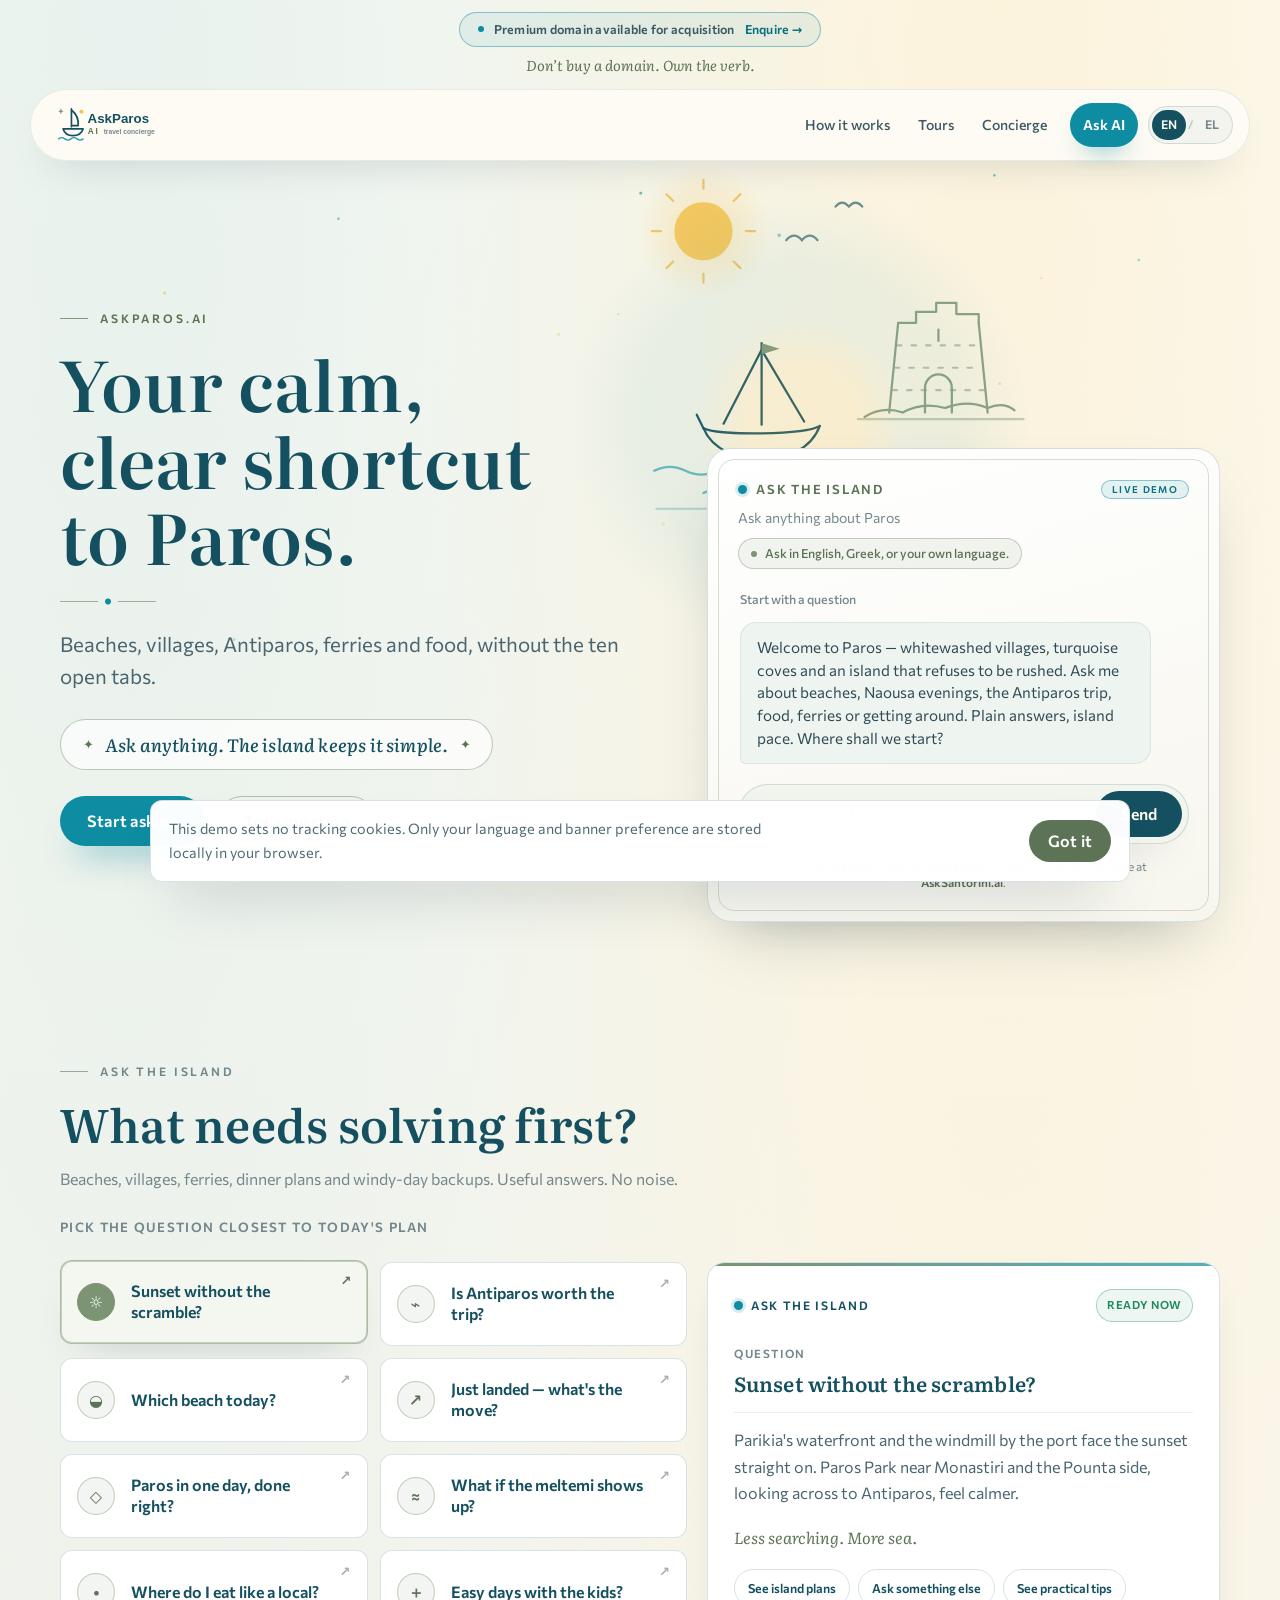
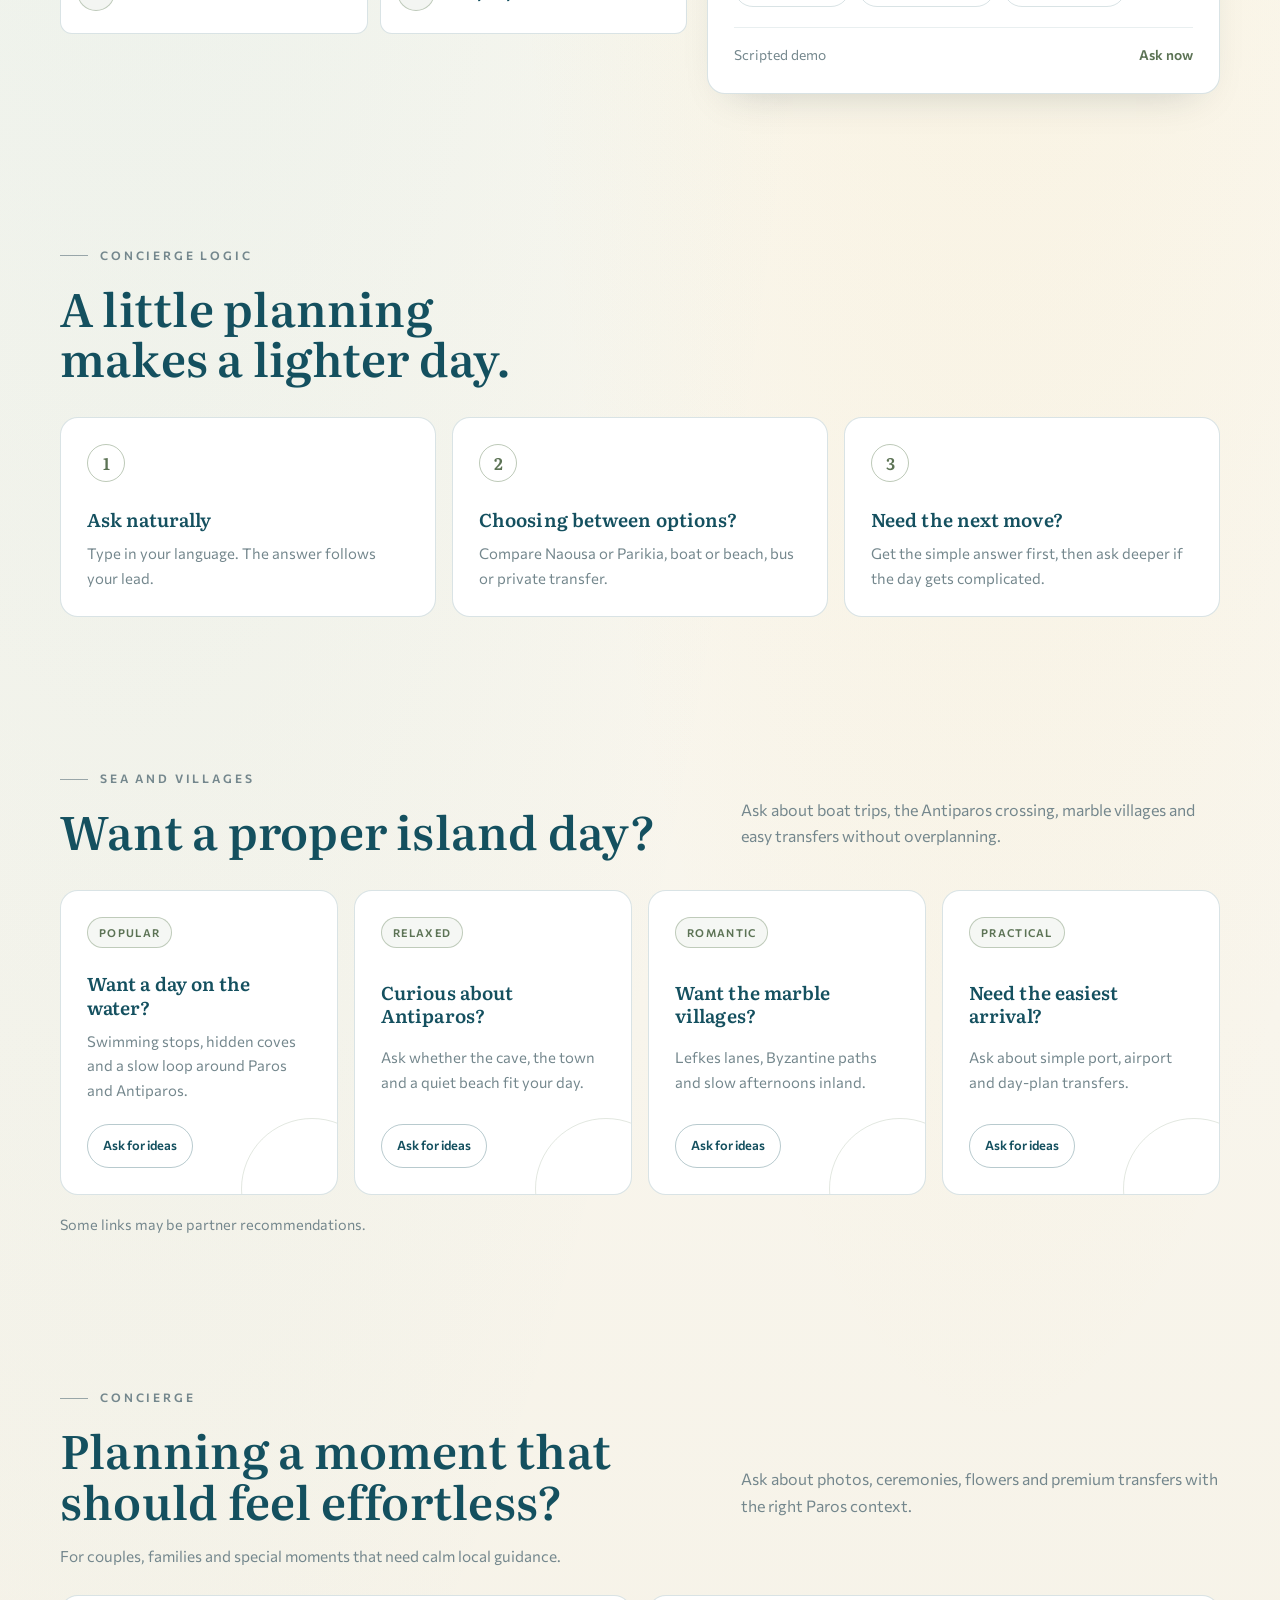
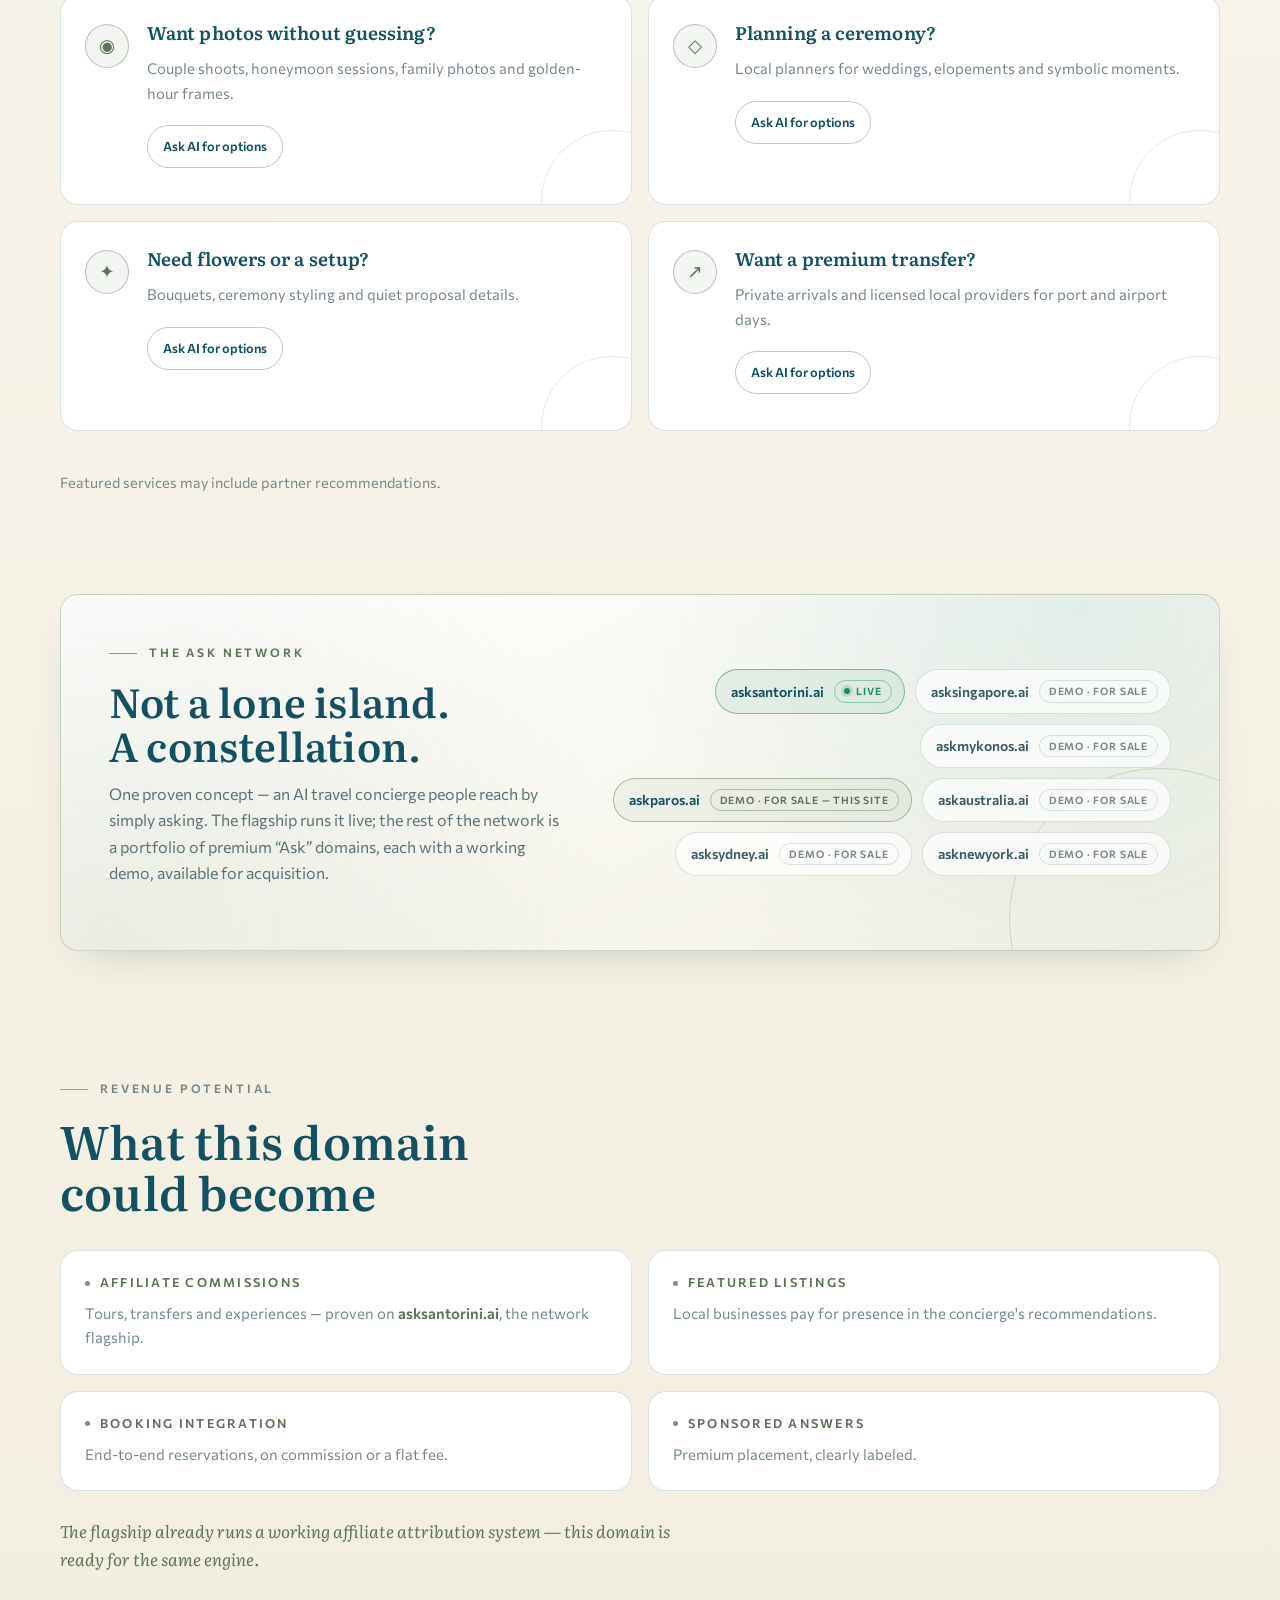
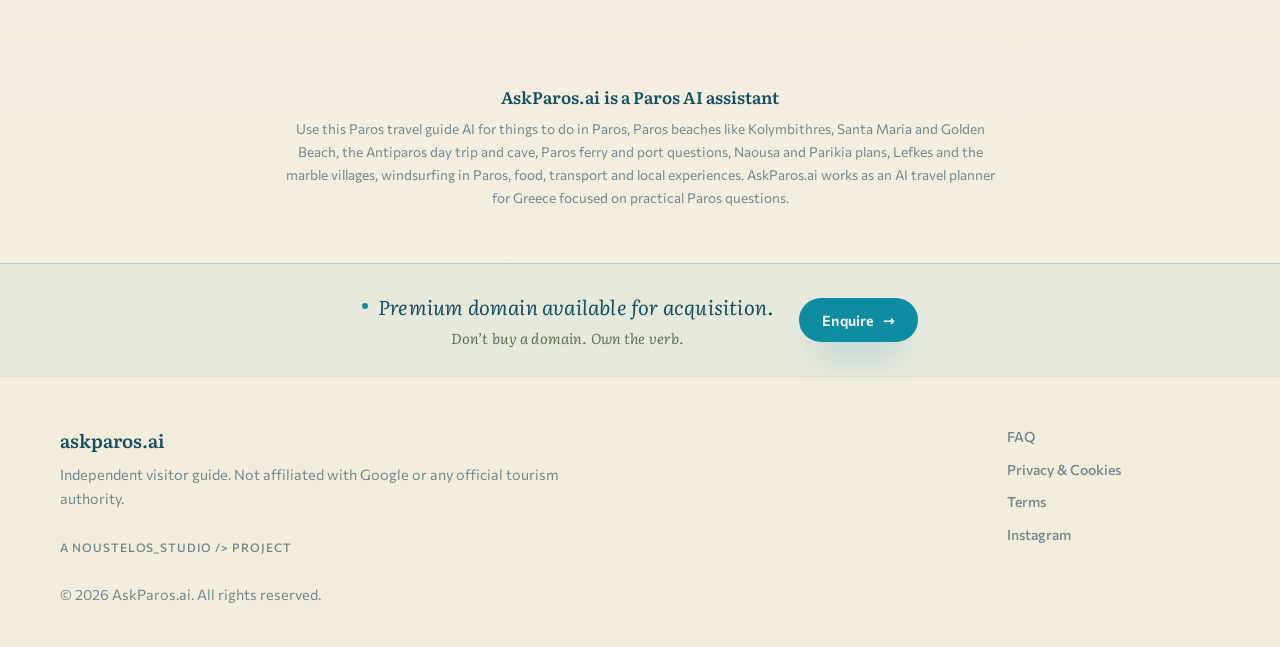
<file: index.html>
<!DOCTYPE html>
<html lang="en">
  <head>
    <meta charset="utf-8">
    <meta name="viewport" content="width=device-width, initial-scale=1">
    <title>AskParos.ai – Calm, Clear Paros Answers</title>
    <meta name="description" content="AskParos.ai is your calm, clear shortcut to Paros: beaches, villages, Antiparos, ferries and food — answered simply, without the ten open tabs.">
    <meta name="robots" content="index, follow">
    <link rel="canonical" href="https://askparos.ai/">
    <meta property="og:title" content="AskParos.ai – Calm, Clear Paros Answers">
    <meta property="og:description" content="Beaches, villages, Antiparos, ferries and food, without the ten open tabs. Ask anything. The island keeps it simple.">
    <meta property="og:url" content="https://askparos.ai/">
    <meta property="og:type" content="website">
    <meta property="og:site_name" content="Ask Paros AI">
    <meta property="og:locale" content="en_US">
    <meta property="og:locale:alternate" content="el_GR">
    <meta property="og:image" content="https://askparos.ai/assets/social/ask-paros-og.png">
    <meta property="og:image:alt" content="Ask Paros AI logo on a light Aegean background">
    <meta property="og:image:width" content="1200">
    <meta property="og:image:height" content="630">
    <meta name="twitter:card" content="summary_large_image">
    <meta name="twitter:title" content="AskParos.ai – Calm, Clear Paros Answers">
    <meta name="twitter:description" content="Your calm, clear shortcut to Paros. Useful answers, minimal noise.">
    <meta name="twitter:image" content="https://askparos.ai/assets/social/ask-paros-og.png">
    <meta name="theme-color" content="#F8F5EC">
    <link rel="icon" href="assets/icons/favicon.svg" type="image/svg+xml">
    <link rel="preconnect" href="https://fonts.googleapis.com">
    <link rel="preconnect" href="https://fonts.gstatic.com" crossorigin>
    <link href="https://fonts.googleapis.com/css2?family=Commissioner:wght@400;500;600&family=Literata:ital,wght@0,500;0,600;0,700;1,500;1,600&display=swap" rel="stylesheet">
    <link rel="stylesheet" href="styles.css?v=paros7">
    <script type="application/ld+json">
      {
        "@context": "https://schema.org",
        "@graph": [
          {
            "@type": "Organization",
            "@id": "https://askparos.ai/#organization",
            "name": "AskParos.ai",
            "url": "https://askparos.ai/",
            "logo": "https://askparos.ai/assets/brand/ask-paros-logo.svg"
          },
          {
            "@type": "WebSite",
            "@id": "https://askparos.ai/#website",
            "publisher": { "@id": "https://askparos.ai/#organization" },
            "name": "AskParos.ai",
            "url": "https://askparos.ai/",
            "description": "AskParos.ai is a calm, clear Paros assistant for travel questions about beaches, villages, Antiparos, ferries, food and local plans.",
            "inLanguage": ["en", "el"],
            "potentialAction": {
              "@type": "SearchAction",
              "target": "https://askparos.ai/#ask-ai",
              "query-input": "required name=travel_question"
            }
          },
          {
            "@type": "SoftwareApplication",
            "@id": "https://askparos.ai/#ai-travel-assistant",
            "name": "AskParos.ai",
            "url": "https://askparos.ai/",
            "applicationCategory": "TravelApplication",
            "applicationSubCategory": "AIApplication",
            "operatingSystem": "Web",
            "isAccessibleForFree": true,
            "description": "A Paros travel guide AI and AI travel planner for Greece focused on useful answers for beaches, villages, Antiparos day trips, ferries, food, windsurfing and local experiences.",
            "areaServed": {
              "@type": "Place",
              "name": "Paros, Greece"
            },
            "serviceType": "Travel Q&A",
            "keywords": [
              "Paros AI assistant",
              "Paros travel guide AI",
              "things to do in Paros",
              "Paros beaches",
              "Kolymbithres",
              "Antiparos day trip",
              "Paros ferry",
              "Naousa Paros",
              "windsurfing Paros",
              "AI travel planner Greece"
            ],
            "about": [
              "Paros AI assistant",
              "Paros travel guide AI",
              "AI travel planner Greece"
            ],
            "offers": {
              "@type": "Offer",
              "price": "0",
              "priceCurrency": "EUR"
            }
          }
        ]
      }
    </script>
  </head>
  <body id="top">
    <a class="skip-link" href="#main-content">Skip to main content</a>
    <div class="acquisition-banner">
      <a href="mailto:info@noustelos.gr?subject=AskParos.ai%20Domain%20Acquisition">
        <span class="acquisition-dot" aria-hidden="true"></span>
        <span>Premium domain available for acquisition</span>
        <span class="acquisition-cta">Enquire <span aria-hidden="true">&rarr;</span></span>
      </a>
    </div>
    <p class="acquisition-banner-slogan">Don&rsquo;t buy a domain. Own the verb.</p>
    <header class="site-header">
      <a class="site-logo" href="#top" aria-label="Ask Paros AI home">
        <picture>
          <img src="assets/brand/ask-paros-logo.svg" width="720" height="180" alt="Ask Paros AI">
        </picture>
      </a>
      <button class="menu-toggle" type="button" aria-label="Open menu" aria-expanded="false" aria-controls="primary-navigation">
        <span aria-hidden="true"></span>
        <span aria-hidden="true"></span>
        <span aria-hidden="true"></span>
      </button>
      <nav class="site-nav" id="primary-navigation" aria-label="Primary navigation">
        <a href="#how-it-works" data-i18n="navHow">How it works</a>
        <a href="#tours" data-i18n="navTours">Tours</a>
        <a href="#concierge" data-i18n="navConcierge">Concierge</a>
        <a class="mobile-social-link" href="https://www.instagram.com/asksantoriniai/" target="_blank" rel="noopener noreferrer" aria-label="Visit Ask Paros AI on Instagram" data-i18n-attr="aria-label:instagramAria">Instagram</a>
        <a class="nav-cta" href="#ask-ai" data-i18n="navEarlyAccess">Ask AI</a>
        <div class="language-toggle" role="group" aria-label="Language">
          <button type="button" data-language="en" aria-label="Switch to English" aria-pressed="true">EN</button>
          <span aria-hidden="true">/</span>
          <button type="button" data-language="el" aria-label="Αλλαγή στα Ελληνικά" aria-pressed="false">EL</button>
        </div>
      </nav>
    </header>

    <main id="main-content">
      <section class="hero section-shell">
        <div class="hero-scene" aria-hidden="true">
          <svg viewBox="0 0 420 344" fill="none" xmlns="http://www.w3.org/2000/svg">
            <defs>
              <radialGradient id="sun-glow" cx="50%" cy="50%" r="50%">
                <stop offset="0%" stop-color="#f2c14e" stop-opacity="0.5"/>
                <stop offset="45%" stop-color="#f2c14e" stop-opacity="0.18"/>
                <stop offset="100%" stop-color="#f2c14e" stop-opacity="0"/>
              </radialGradient>
            </defs>
            <circle cx="40" cy="52" r="1.3" fill="#2a9db1" opacity="0.7"/>
            <circle cx="150" cy="20" r="1" fill="#f2c14e" opacity="0.8"/>
            <circle cx="356" cy="36" r="1.2" fill="#2a9db1" opacity="0.6"/>
            <circle cx="398" cy="128" r="1" fill="#f2c14e" opacity="0.5"/>
            <circle cx="20" cy="160" r="1" fill="#f2c14e" opacity="0.6"/>
            <circle cx="96" cy="86" r="60" fill="url(#sun-glow)"/>
            <circle cx="96" cy="86" r="26" fill="#f2c14e" opacity="0.9"/>
            <g stroke="#e9b949" stroke-width="2" stroke-linecap="round" opacity="0.8">
              <path d="M96 48 V40 M96 124 V132 M58 86 H50 M134 86 H142 M69 59 L63 53 M123 59 L129 53 M69 113 L63 119 M123 113 L129 119"/>
            </g>
            <g stroke="#14505f" stroke-width="2" stroke-linecap="round" fill="none" opacity="0.65">
              <path d="M170 94 q7 -8 14 0 q7 -8 14 0"/>
              <path d="M214 64 q6 -7 12 0 q6 -7 12 0"/>
            </g>
            <g stroke="#7c9473" stroke-width="2" stroke-linecap="round" stroke-linejoin="round" opacity="0.9">
              <path d="M262 248 L270 168 M350 248 L342 168"/>
              <path d="M270 168 H286 V158 H304 V150 H322 V160 H342 V168"/>
              <path d="M269 188 H343" stroke-dasharray="4 9" opacity="0.6"/>
              <path d="M267 208 H345" stroke-dasharray="4 9" opacity="0.6"/>
              <path d="M265 228 H347" stroke-dasharray="4 9" opacity="0.6"/>
              <path d="M294 248 v-22 a12 12 0 0 1 24 0 v22"/>
              <path d="M306 174 v10"/>
              <path d="M240 252 q16 -10 34 -4 q18 -10 38 -4 q20 -8 38 0 q14 -6 24 2"/>
              <path d="M234 254 H382" opacity="0.5"/>
            </g>
            <g stroke="#14505f" stroke-width="2" stroke-linecap="round" stroke-linejoin="round">
              <path d="M96 262 C104 282 128 290 148 290 C168 290 192 282 200 260"/>
              <path d="M96 262 C110 269 186 268 200 260"/>
              <path d="M96 262 L90 250"/>
              <path d="M148 259 V186"/>
              <path d="M148 192 L114 258 M148 192 L186 256"/>
              <path d="M148 186 l16 5 l-16 5 z" fill="#7c9473" stroke="none"/>
            </g>
            <g stroke="#2a9db1" stroke-width="2" stroke-linecap="round" opacity="0.7">
              <path d="M52 300 q14 -7 28 0 t28 0 t28 0"/>
              <path d="M182 306 q14 -7 28 0 t28 0 t28 0"/>
              <path d="M300 288 q12 -6 24 0 t24 0"/>
              <path d="M96 320 q14 -7 28 0 t28 0 t28 0 t28 0"/>
              <path d="M262 324 q13 -6 26 0 t26 0"/>
            </g>
            <path d="M54 334 H366" stroke="#2a9db1" stroke-width="2" stroke-linecap="round" opacity="0.35"/>
          </svg>
        </div>
        <div class="hero-copy">
          <p class="eyebrow">AskParos.ai</p>
          <h1><a class="hero-title-link" href="#ask-ai" data-i18n="heroTitle">Your calm, clear shortcut to Paros.</a></h1>
          <p class="hero-subtitle" data-i18n="heroSubtitle">Beaches, villages, Antiparos, ferries and food, without the ten open tabs.</p>
          <div class="hero-value-strip" aria-label="No app, no sign-up, just answers">
            <span data-i18n="heroValueStrip">Ask anything. The island keeps it simple.</span>
          </div>
          <div class="hero-actions" role="group" aria-label="Primary actions">
            <a class="button button-primary" href="#ask-ai" data-i18n="startAsking">Start asking</a>
            <a class="button button-secondary" href="#questions" data-i18n="seeQuestions">Try a question</a>
          </div>
        </div>

        <aside class="chat-card" id="ask-ai" aria-label="Ask Paros AI chat demo">
          <div class="chat-card-top">
            <span class="status-dot" aria-hidden="true"></span>
            <span data-i18n="previewMode">Ask the Island</span>
            <span class="demo-badge" data-i18n="liveDemoBadge">Live demo</span>
          </div>
          <p class="chat-instruction-line" data-i18n="chatInstructionLine">Ask anything about Paros</p>
          <p class="chat-language-note" data-i18n="chatLanguageNote">Ask in English, Greek, or your own language.</p>
          <div id="chat-box" class="chat-thread chat-box" aria-live="polite">
            <p class="chat-empty-helper" data-i18n="chatEmptyHelper">Start with a question</p>
            <div class="bot-message" data-i18n="chatGreeting">Welcome to Paros — whitewashed villages, turquoise coves and an island that refuses to be rushed. Ask me about beaches, Naousa evenings, the Antiparos trip, food, ferries or getting around. Plain answers, island pace. Where shall we start?</div>
          </div>
          <div class="input-area">
            <input type="text" id="user-input" data-i18n-attr="placeholder:chatPlaceholder" placeholder="Tap a suggested question below" autocomplete="off">
            <button id="send-btn" class="send-btn" type="button" data-i18n="sendButton">Send</button>
          </div>
          <p class="chatbot-tech-note chat-ai-attribution"><span data-i18n="aiAttribution">This chat is a demo with scripted answers — see our live AI concierge at</span> <a href="https://asksantorini.ai" target="_blank" rel="noopener noreferrer">AskSantorini.ai</a>.</p>
        </aside>
      </section>

      <section class="questions-section section-shell" id="questions">
        <div class="section-heading compact">
          <p class="eyebrow" data-i18n="demoFeature">Ask the Island</p>
          <h2 data-i18n="questionsTitle">What needs solving first?</h2>
          <p data-i18n="questionsIntro">Beaches, villages, ferries, dinner plans and windy-day backups. Useful answers. No noise.</p>
        </div>
        <div class="questions-experience">
          <p class="starter-line" data-i18n="starterLine">Pick the question closest to today's plan</p>
          <div class="question-grid" role="group" aria-label="Demo questions">
            <button type="button" class="question-card" data-question-key="sunset"><span aria-hidden="true">☼</span><span data-question-text>Sunset without the scramble?</span></button>
            <button type="button" class="question-card" data-question-key="antiparos"><span aria-hidden="true">⌁</span><span data-question-text>Is Antiparos worth the trip?</span></button>
            <button type="button" class="question-card" data-question-key="beach"><span aria-hidden="true">◒</span><span data-question-text>Which beach today?</span></button>
            <button type="button" class="question-card" data-question-key="port"><span aria-hidden="true">↗</span><span data-question-text>Just landed — what's the move?</span></button>
            <button type="button" class="question-card" data-question-key="oneDay"><span aria-hidden="true">◇</span><span data-question-text>Paros in one day, done right?</span></button>
            <button type="button" class="question-card" data-question-key="windy"><span aria-hidden="true">≈</span><span data-question-text>What if the meltemi shows up?</span></button>
            <button type="button" class="question-card" data-question-key="food"><span aria-hidden="true">•</span><span data-question-text>Where do I eat like a local?</span></button>
            <button type="button" class="question-card" data-question-key="family"><span aria-hidden="true">＋</span><span data-question-text>Easy days with the kids?</span></button>
          </div>
          <div class="answer-preview" id="answer-preview" aria-live="polite">
            <div class="preview-topline">
              <p class="preview-label">
                <span class="preview-status">
                  <span class="preview-status-dot" aria-hidden="true"></span>
                  <span data-i18n="previewLabel">Ask the Island</span>
                </span>
              </p>
              <span data-i18n="worksToday">Ready now</span>
            </div>
            <div class="preview-question-row">
              <span data-i18n="questionLabel">Question</span>
              <h3 id="preview-question">Sunset without the scramble?</h3>
            </div>
            <p id="preview-answer">Parikia's waterfront and the windmill by the port face the sunset straight on. Paros Park near Monastiri and the Pounta side, looking across to Antiparos, feel calmer.</p>
            <p class="preview-value-reinforce" data-i18n="valueReinforce">Less searching. More sea.</p>
            <div class="preview-actions" aria-label="Suggested next steps">
              <a href="#tours" data-i18n="viewTourOptions">See island plans</a>
              <a href="#ask-ai" data-i18n="askAnother">Ask something else</a>
              <a href="#how-it-works" data-i18n="seeTips">See practical tips</a>
            </div>
            <div class="preview-footer">
              <span data-i18n="realGuideSoon">Scripted demo</span>
              <a href="#ask-ai" data-i18n="joinEarlyAccess">Ask now</a>
            </div>
          </div>
        </div>
      </section>

      <section class="how-section section-shell" id="how-it-works">
        <div class="section-heading">
          <p class="eyebrow" data-i18n="howEyebrow">Concierge logic</p>
          <h2 data-i18n="howTitle">A little planning makes a lighter day.</h2>
        </div>
        <div class="steps-grid">
          <article class="step-card">
            <span>1</span>
            <h3 data-i18n="howLanguageTitle">Ask naturally</h3>
            <p data-i18n="howLanguageText">Type in your language. The answer follows your lead.</p>
          </article>
          <article class="step-card">
            <span>2</span>
            <h3 data-i18n="step2Title">Choosing between options?</h3>
            <p data-i18n="step2Text">Compare Naousa or Parikia, boat or beach, bus or private transfer.</p>
          </article>
          <article class="step-card">
            <span>3</span>
            <h3 data-i18n="step3Title">Need the next move?</h3>
            <p data-i18n="step3Text">Get the simple answer first, then ask deeper if the day gets complicated.</p>
          </article>
        </div>
      </section>

      <section class="tours-section section-shell" id="tours">
        <div class="section-heading split-heading">
          <div>
            <p class="eyebrow" data-i18n="toursEyebrow">Sea and villages</p>
            <h2 data-i18n="toursTitle">Want a proper island day?</h2>
          </div>
          <p data-i18n="toursIntro">Ask about boat trips, the Antiparos crossing, marble villages and easy transfers without overplanning.</p>
        </div>
        <div class="tour-grid">
          <article class="tour-card">
            <span class="tour-label" data-i18n="tourLabelPopular">Popular</span>
            <h3 data-i18n="tourBoatTitle">Want a day on the water?</h3>
            <p data-i18n="tourBoatText">Swimming stops, hidden coves and a slow loop around Paros and Antiparos.</p>
            <a href="#ask-ai" class="tour-status tour-card-cta ask-ai-link" data-chat-prefill-en="Can you suggest a boat trip around Paros and Antiparos?" data-chat-prefill-el="Μπορείς να προτείνεις μια βόλτα με σκάφος γύρω από Πάρο και Αντίπαρο;" data-i18n="tourStatus">Ask for ideas</a>
          </article>
          <article class="tour-card">
            <span class="tour-label" data-i18n="tourLabelClassic">Relaxed</span>
            <h3 data-i18n="tourAntiparosTitle">Curious about Antiparos?</h3>
            <p data-i18n="tourAntiparosText">Ask whether the cave, the town and a quiet beach fit your day.</p>
            <a href="#ask-ai" class="tour-status tour-card-cta ask-ai-link" data-chat-prefill-en="Tell me about an Antiparos and cave day trip." data-chat-prefill-el="Πες μου για μια ημερήσια εκδρομή σε Αντίπαρο και σπήλαιο." data-i18n="tourStatus">Ask for ideas</a>
          </article>
          <article class="tour-card">
            <span class="tour-label" data-i18n="tourLabelRomantic">Romantic</span>
            <h3 data-i18n="tourVillagesTitle">Want the marble villages?</h3>
            <p data-i18n="tourVillagesText">Lefkes lanes, Byzantine paths and slow afternoons inland.</p>
            <a href="#ask-ai" class="tour-status tour-card-cta ask-ai-link" data-chat-prefill-en="Show me the quiet villages of Paros." data-chat-prefill-el="Δείξε μου τα ήσυχα χωριά της Πάρου." data-i18n="tourStatus">Ask for ideas</a>
          </article>
          <article class="tour-card">
            <span class="tour-label" data-i18n="tourLabelPractical">Practical</span>
            <h3 data-i18n="tourTransfersTitle">Need the easiest arrival?</h3>
            <p data-i18n="tourTransfersText">Ask about simple port, airport and day-plan transfers.</p>
            <a href="#ask-ai" class="tour-status tour-card-cta ask-ai-link" data-chat-prefill-en="I need a port or airport transfer." data-chat-prefill-el="Χρειάζομαι μεταφορά από το λιμάνι ή το αεροδρόμιο." data-i18n="tourStatus">Ask for ideas</a>
          </article>
        </div>
        <p class="disclosure"><span data-i18n="partnerDisclosure">Some links may be partner recommendations.</span></p>
      </section>

      <section class="concierge-section section-shell" id="concierge">
        <div class="section-heading split-heading">
          <div>
            <p class="eyebrow" data-i18n="conciergeEyebrow">Concierge</p>
            <h2 data-i18n="conciergeTitle">Planning a moment that should feel effortless?</h2>
          </div>
          <p data-i18n="conciergeIntro">Ask about photos, ceremonies, flowers and premium transfers with the right Paros context.</p>
        </div>
        <p class="concierge-note" data-i18n="conciergeSeoLine">For couples, families and special moments that need calm local guidance.</p>
        <div class="concierge-grid">
          <article class="concierge-card">
            <span class="concierge-icon" aria-hidden="true">◉</span>
            <div class="concierge-card-content">
              <h3 data-i18n="conciergePhotographersTitle">Want photos without guessing?</h3>
              <p data-i18n="conciergePhotographersText">Couple shoots, honeymoon sessions, family photos and golden-hour frames.</p>
              <a href="#ask-ai" class="tour-status concierge-card-cta ask-ai-link" data-chat-prefill-en="Can you arrange a photographer?" data-chat-prefill-el="Μπορείς να κανονίσεις φωτογράφο;" data-i18n="askAiForOptions">Ask AI for options</a>
            </div>
          </article>
          <article class="concierge-card">
            <span class="concierge-icon" aria-hidden="true">◇</span>
            <div class="concierge-card-content">
              <h3 data-i18n="conciergeWeddingTitle">Planning a ceremony?</h3>
              <p data-i18n="conciergeWeddingText">Local planners for weddings, elopements and symbolic moments.</p>
              <a href="#ask-ai" class="tour-status concierge-card-cta ask-ai-link" data-chat-prefill-en="I'm planning a proposal or wedding." data-chat-prefill-el="Οργανώνω πρόταση γάμου ή γάμο." data-i18n="askAiForOptions">Ask AI for options</a>
            </div>
          </article>
          <article class="concierge-card">
            <span class="concierge-icon" aria-hidden="true">✦</span>
            <div class="concierge-card-content">
              <h3 data-i18n="conciergeFlowersTitle">Need flowers or a setup?</h3>
              <p data-i18n="conciergeFlowersText">Bouquets, ceremony styling and quiet proposal details.</p>
              <a href="#ask-ai" class="tour-status concierge-card-cta ask-ai-link" data-chat-prefill-en="I'm planning a proposal or wedding." data-chat-prefill-el="Οργανώνω πρόταση γάμου ή γάμο." data-i18n="askAiForOptions">Ask AI for options</a>
            </div>
          </article>
          <article class="concierge-card">
            <span class="concierge-icon" aria-hidden="true">↗</span>
            <div class="concierge-card-content">
              <h3 data-i18n="conciergeTransfersTitle">Want a premium transfer?</h3>
              <p data-i18n="conciergeTransfersText">Private arrivals and licensed local providers for port and airport days.</p>
              <a href="#ask-ai" class="tour-status concierge-card-cta ask-ai-link" data-chat-prefill-en="I need a port or airport transfer." data-chat-prefill-el="Χρειάζομαι μεταφορά από το λιμάνι ή το αεροδρόμιο." data-i18n="askAiForOptions">Ask AI for options</a>
            </div>
          </article>
        </div>
        <div class="concierge-footer">
          <p class="disclosure" data-i18n="conciergeDisclosure">Featured services may include partner recommendations.</p>
        </div>
      </section>

      <section class="network-section section-shell" id="network">
        <div class="network-panel">
          <div class="network-copy">
            <p class="eyebrow" data-i18n="networkEyebrow">The ASK Network</p>
            <h2 data-i18n="networkTitle">Not a lone island. A constellation.</h2>
            <p data-i18n="networkText">One proven concept — an AI travel concierge people reach by simply asking. The flagship runs it live; the rest of the network is a portfolio of premium “Ask” domains, each with a working demo, available for acquisition.</p>
          </div>
          <div class="network-destinations">
            <a class="network-destination is-live" href="https://asksantorini.ai" target="_blank" rel="noopener noreferrer">asksantorini.ai <span class="network-badge">Live</span></a>
            <a class="network-destination is-demo" href="https://asksingapore.ai" target="_blank" rel="noopener noreferrer">asksingapore.ai <span class="network-badge" data-i18n="networkForSale">Demo · For sale</span></a>
            <a class="network-destination is-demo" href="https://askmykonos.ai" target="_blank" rel="noopener noreferrer">askmykonos.ai <span class="network-badge" data-i18n="networkForSale">Demo · For sale</span></a>
            <span class="network-destination is-demo is-here">askparos.ai <span class="network-badge" data-i18n="networkThisSite">Demo · For sale — this site</span></span>
            <a class="network-destination is-demo" href="https://askaustralia.ai" target="_blank" rel="noopener noreferrer">askaustralia.ai <span class="network-badge" data-i18n="networkForSale">Demo · For sale</span></a>
            <a class="network-destination is-demo" href="https://asksydney.ai" target="_blank" rel="noopener noreferrer">asksydney.ai <span class="network-badge" data-i18n="networkForSale">Demo · For sale</span></a>
            <a class="network-destination is-demo" href="https://asknewyork.ai" target="_blank" rel="noopener noreferrer">asknewyork.ai <span class="network-badge" data-i18n="networkForSale">Demo · For sale</span></a>
          </div>
        </div>
      </section>

      <!-- Revenue potential: monetisation paths for a prospective buyer.
           Honesty rule: paths + flagship proof only — no earnings claims. -->
      <section class="revenue-section section-shell" id="revenue" aria-labelledby="revenue-title">
        <div class="section-heading">
          <p class="eyebrow" data-i18n="revenueEyebrow">Revenue Potential</p>
          <h2 id="revenue-title" data-i18n="revenueTitle">What this domain could become</h2>
        </div>
        <div class="revenue-grid">
          <article class="revenue-card">
            <h3><span class="revenue-pip" aria-hidden="true"></span><span data-i18n="revenueAffiliateTitle">Affiliate commissions</span></h3>
            <p><span data-i18n="revenueAffiliateText">Tours, transfers and experiences — proven on</span> <a href="https://asksantorini.ai" target="_blank" rel="noopener noreferrer">asksantorini.ai</a><span data-i18n="revenueAffiliateTail">, the network flagship.</span></p>
          </article>
          <article class="revenue-card">
            <h3><span class="revenue-pip" aria-hidden="true"></span><span data-i18n="revenueListingsTitle">Featured listings</span></h3>
            <p data-i18n="revenueListingsText">Local businesses pay for presence in the concierge's recommendations.</p>
          </article>
          <article class="revenue-card">
            <h3><span class="revenue-pip" aria-hidden="true"></span><span data-i18n="revenueBookingTitle">Booking integration</span></h3>
            <p data-i18n="revenueBookingText">End-to-end reservations, on commission or a flat fee.</p>
          </article>
          <article class="revenue-card">
            <h3><span class="revenue-pip" aria-hidden="true"></span><span data-i18n="revenueSponsoredTitle">Sponsored answers</span></h3>
            <p data-i18n="revenueSponsoredText">Premium placement, clearly labeled.</p>
          </article>
        </div>
        <p class="revenue-proof" data-i18n="revenueProof">The flagship already runs a working affiliate attribution system — this domain is ready for the same engine.</p>
      </section>
    </main>

    <section class="seo-context" aria-label="About AskParos.ai">
      <div class="seo-context-inner section-shell">
        <h2 data-i18n="seoContextTitle">AskParos.ai is a Paros AI assistant</h2>
        <p data-i18n="seoContextText">Use this Paros travel guide AI for things to do in Paros, Paros beaches like Kolymbithres, Santa Maria and Golden Beach, the Antiparos day trip and cave, Paros ferry and port questions, Naousa and Parikia plans, Lefkes and the marble villages, windsurfing in Paros, food, transport and local experiences. AskParos.ai works as an AI travel planner for Greece focused on practical Paros questions.</p>
      </div>
    </section>

    <div class="acquisition-strip">
      <div class="acquisition-strip-inner section-shell">
        <div class="acquisition-strip-copy">
          <p><span class="acquisition-dot" aria-hidden="true"></span> Premium domain available for acquisition.</p>
          <p class="acquisition-slogan">Don&rsquo;t buy a domain. Own the verb.</p>
        </div>
        <a class="button button-primary" href="mailto:info@noustelos.gr?subject=AskParos.ai%20Domain%20Acquisition">Enquire <span aria-hidden="true">&rarr;</span></a>
      </div>
    </div>

    <footer class="site-footer">
      <div class="footer-inner section-shell">
        <div class="footer-brand-group">
          <a class="footer-brand" href="#top">askparos.ai</a>
          <p data-i18n="footerDisclaimer">Independent visitor guide. Not affiliated with Google or any official tourism authority.</p>
          <a class="footer-credit" href="https://noustelos.gr/#domains" target="_blank" rel="noopener">A NOUSTELOS_STUDIO /&gt; project</a>
        </div>
        <div class="footer-links">
          <a href="faq.html" hreflang="en" lang="en">FAQ</a>
          <button type="button" data-modal="privacy-modal" data-i18n="privacyLink">Privacy &amp; Cookies</button>
          <button type="button" data-modal="terms-modal" data-i18n="termsLink">Terms</button>
          <a href="https://www.instagram.com/asksantoriniai/" target="_blank" rel="noopener noreferrer" aria-label="Visit Ask Paros AI on Instagram" data-i18n-attr="aria-label:instagramAria">Instagram</a>
        </div>
        <p class="footer-copyright">&copy; <span id="current-year">2026</span> AskParos.ai. <span data-i18n="allRights">All rights reserved.</span></p>
      </div>
    </footer>

    <section class="cookie-banner is-hidden" id="cookie-banner" aria-label="Cookie notice" data-i18n-attr="aria-label:cookieNoticeAria">
      <p data-i18n="cookieText">This demo sets no tracking cookies. Only your language and banner preference are stored locally in your browser.</p>
      <div class="cookie-actions">
        <button class="button button-primary" type="button" id="dismiss-cookies" data-i18n="cookieDismiss">Got it</button>
      </div>
    </section>

    <dialog class="info-modal" id="privacy-modal" aria-labelledby="privacy-title">
      <div class="modal-content">
        <button class="modal-close" type="button" data-close aria-label="Close privacy notice" data-i18n="closeButton" data-i18n-attr="aria-label:privacyCloseAria">Close</button>
        <h2 id="privacy-title" data-i18n="privacyTitle">Privacy Policy</h2>
        <p data-i18n="privacyP1">AskParos.ai is currently a demonstration website. It does not collect or store personal data — there are no accounts, no contact forms, and no analytics.</p>
        <p data-i18n="privacyP2">The chat assistant is a scripted demo that runs entirely in your browser. Messages you type are not transmitted or stored anywhere.</p>
        <p data-i18n="privacyP3">Your language and cookie-banner preferences are saved only in your browser's local storage.</p>
        <p><span data-i18n="privacyP5">For questions about this demo or the domain, contact</span> <a href="mailto:info@noustelos.gr">info@noustelos.gr</a>.</p>
      </div>
    </dialog>

    <dialog class="info-modal" id="terms-modal" aria-labelledby="terms-title">
      <div class="modal-content">
        <button class="modal-close" type="button" data-close aria-label="Close terms notice" data-i18n="closeButton" data-i18n-attr="aria-label:termsCloseAria">Close</button>
        <h2 id="terms-title" data-i18n="termsTitle">Terms</h2>
        <p data-i18n="termsP1">Some links may be partner recommendations. Information should be verified before booking or traveling.</p>
        <p data-i18n="termsP2">AskParos.ai is an independent visitor guide and not an official tourism authority.</p>
        <p><span data-i18n="termsP3">For legal or general information questions, contact</span> <a href="mailto:info@noustelos.gr">info@noustelos.gr</a>.</p>
      </div>
    </dialog>

    <script src="script.js?v=paros5" defer></script>
  </body>
</html>
</file>
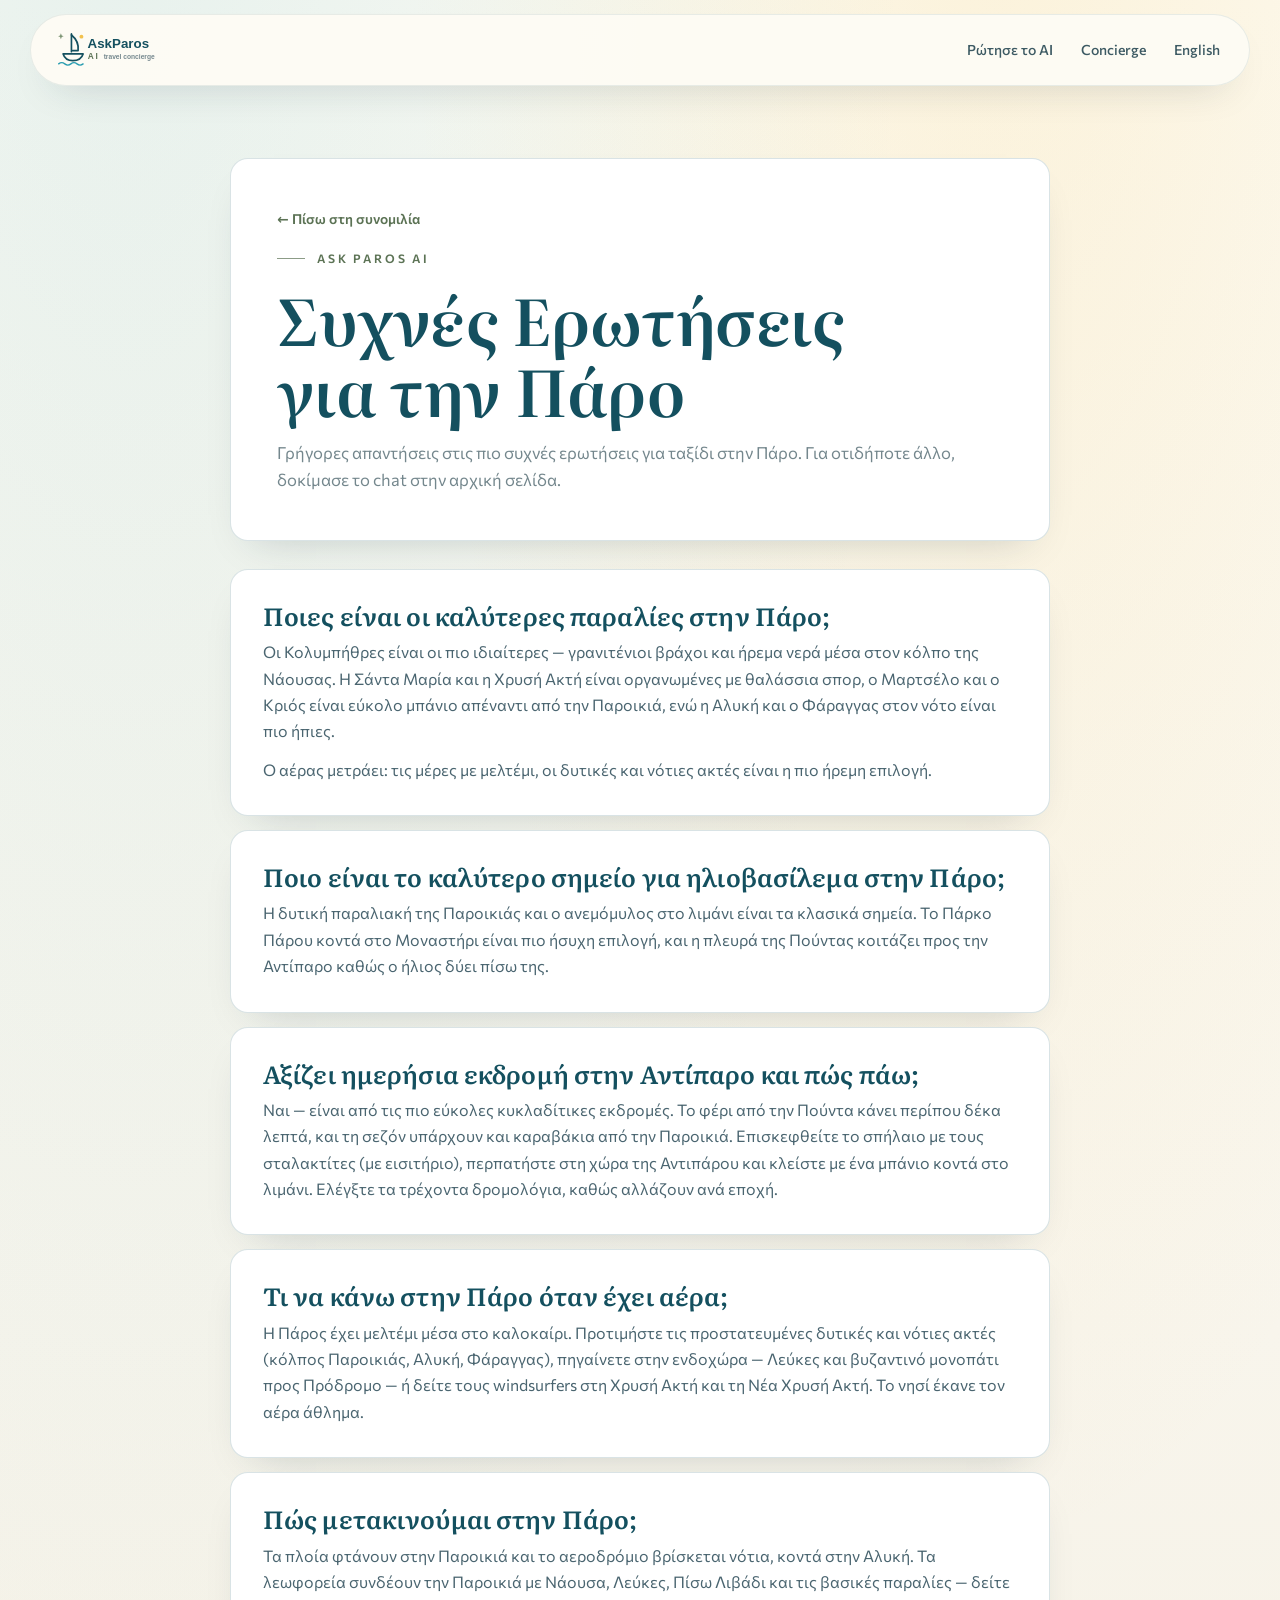
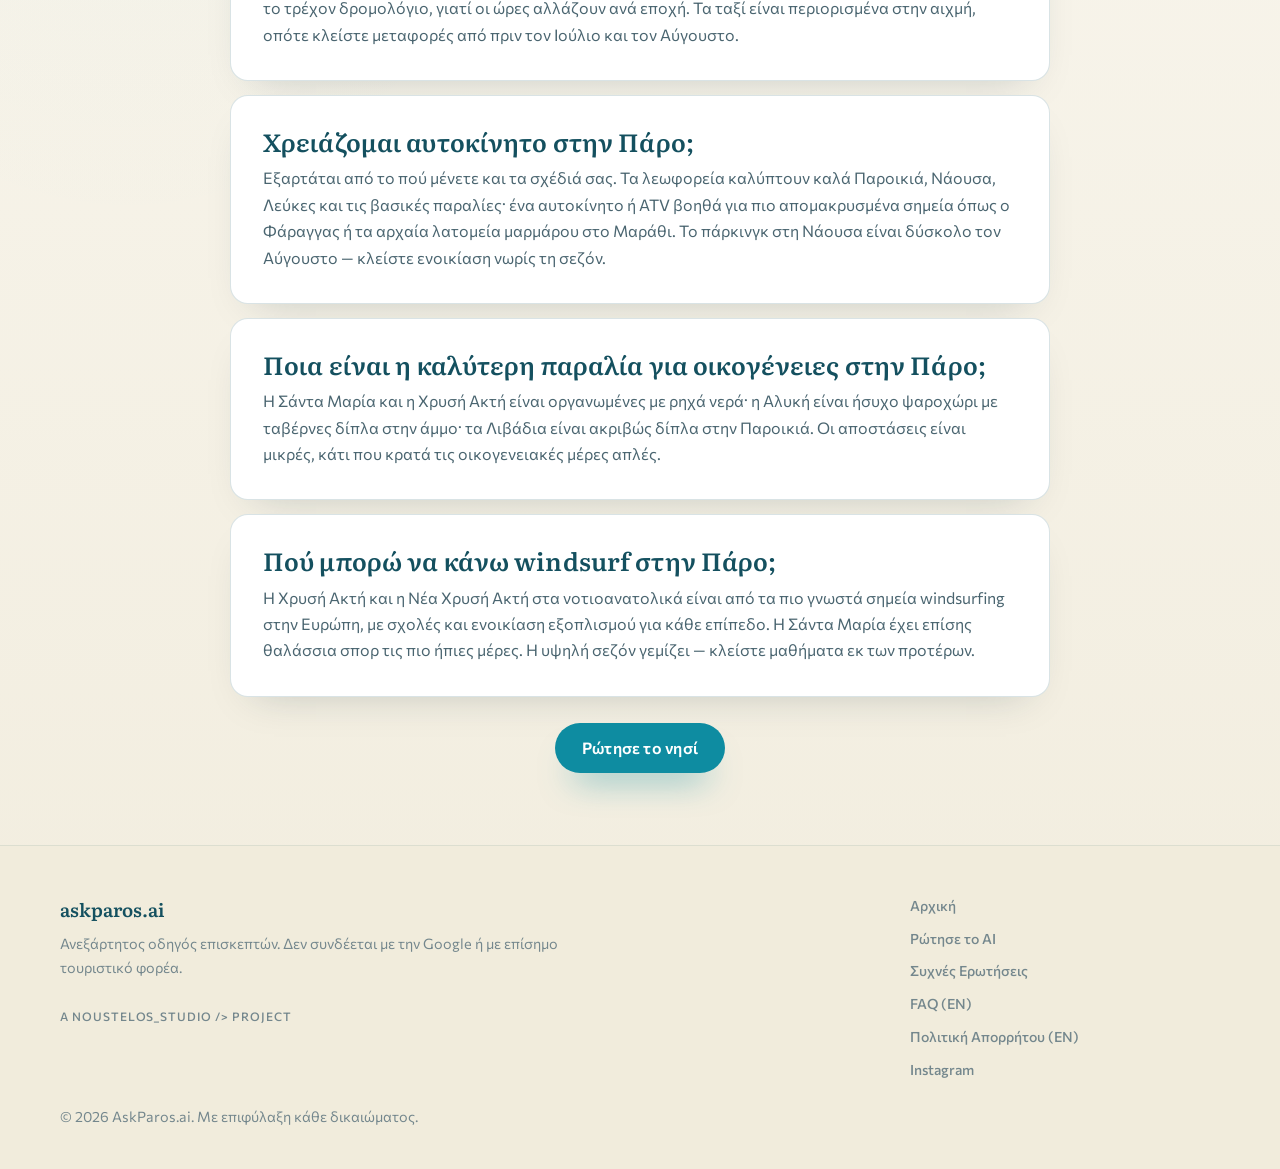
<file: faq-el.html>
<!DOCTYPE html>
<html lang="el">
  <head>
    <meta charset="utf-8">
    <meta name="viewport" content="width=device-width, initial-scale=1">
    <title>Συχνές Ερωτήσεις για την Πάρο | Ask Paros AI</title>
    <meta name="description" content="Γρήγορες απαντήσεις στις πιο συχνές ερωτήσεις για ταξίδι στην Πάρο: παραλίες, ηλιοβασίλεμα, Αντίπαρος, μέρες με αέρα, μετακινήσεις και αν χρειάζεσαι αυτοκίνητο.">
    <meta name="robots" content="index, follow">
    <link rel="canonical" href="https://askparos.ai/faq-el.html">
    <link rel="alternate" hreflang="en" href="https://askparos.ai/faq.html">
    <link rel="alternate" hreflang="el" href="https://askparos.ai/faq-el.html">
    <link rel="alternate" hreflang="x-default" href="https://askparos.ai/faq.html">
    <meta property="og:title" content="Συχνές Ερωτήσεις για την Πάρο | Ask Paros AI">
    <meta property="og:description" content="Γρήγορες απαντήσεις στις πιο συχνές ερωτήσεις για ταξίδι στην Πάρο. Για οτιδήποτε άλλο, δοκίμασε το chat στην αρχική σελίδα.">
    <meta property="og:url" content="https://askparos.ai/faq-el.html">
    <meta property="og:type" content="website">
    <meta property="og:site_name" content="Ask Paros AI">
    <meta property="og:locale" content="el_GR">
    <meta property="og:image" content="https://askparos.ai/assets/social/ask-paros-og.png">
    <meta property="og:image:alt" content="Ask Paros AI logo on a light Aegean background">
    <meta property="og:image:width" content="1200">
    <meta property="og:image:height" content="630">
    <meta name="twitter:card" content="summary_large_image">
    <meta name="twitter:title" content="Συχνές Ερωτήσεις για την Πάρο | Ask Paros AI">
    <meta name="twitter:description" content="Γρήγορες απαντήσεις στις πιο συχνές ερωτήσεις για ταξίδι στην Πάρο. Για οτιδήποτε άλλο, δοκίμασε το chat στην αρχική σελίδα.">
    <meta name="twitter:image" content="https://askparos.ai/assets/social/ask-paros-og.png">
    <meta name="theme-color" content="#F8F5EC">
    <link rel="icon" href="assets/icons/favicon.svg" type="image/svg+xml">
    <link rel="preconnect" href="https://fonts.googleapis.com">
    <link rel="preconnect" href="https://fonts.gstatic.com" crossorigin>
    <link href="https://fonts.googleapis.com/css2?family=Commissioner:wght@400;500;600&family=Literata:ital,wght@0,500;0,600;0,700;1,500&display=swap" rel="stylesheet">
    <link rel="stylesheet" href="styles.css?v=paros7">
    <script type="application/ld+json">
      {
        "@context": "https://schema.org",
        "@type": "FAQPage",
        "inLanguage": "el",
        "mainEntity": [
          {
            "@type": "Question",
            "name": "Ποιες είναι οι καλύτερες παραλίες στην Πάρο;",
            "acceptedAnswer": {
              "@type": "Answer",
              "text": "Οι Κολυμπήθρες είναι οι πιο ιδιαίτερες — γρανιτένιοι βράχοι και ήρεμα νερά μέσα στον κόλπο της Νάουσας. Η Σάντα Μαρία και η Χρυσή Ακτή είναι οργανωμένες με θαλάσσια σπορ, ο Μαρτσέλο και ο Κριός είναι εύκολο μπάνιο απέναντι από την Παροικιά, ενώ η Αλυκή και ο Φάραγγας στον νότο είναι πιο ήπιες. Τις μέρες με μελτέμι, οι δυτικές και νότιες ακτές είναι πιο ήρεμες."
            }
          },
          {
            "@type": "Question",
            "name": "Ποιο είναι το καλύτερο σημείο για ηλιοβασίλεμα στην Πάρο;",
            "acceptedAnswer": {
              "@type": "Answer",
              "text": "Η δυτική παραλιακή της Παροικιάς και ο ανεμόμυλος στο λιμάνι είναι τα κλασικά σημεία. Το Πάρκο Πάρου κοντά στο Μοναστήρι είναι πιο ήσυχη επιλογή, και η πλευρά της Πούντας κοιτάζει προς την Αντίπαρο καθώς ο ήλιος δύει πίσω της."
            }
          },
          {
            "@type": "Question",
            "name": "Αξίζει ημερήσια εκδρομή στην Αντίπαρο και πώς πάω;",
            "acceptedAnswer": {
              "@type": "Answer",
              "text": "Ναι — είναι από τις πιο εύκολες κυκλαδίτικες εκδρομές. Το φέρι από την Πούντα κάνει περίπου δέκα λεπτά, και τη σεζόν υπάρχουν και καραβάκια από την Παροικιά. Επισκεφθείτε το σπήλαιο με τους σταλακτίτες (με εισιτήριο), περπατήστε στη χώρα της Αντιπάρου και κλείστε με ένα μπάνιο κοντά στο λιμάνι. Ελέγξτε τα τρέχοντα δρομολόγια, καθώς αλλάζουν ανά εποχή."
            }
          },
          {
            "@type": "Question",
            "name": "Τι να κάνω στην Πάρο όταν έχει αέρα;",
            "acceptedAnswer": {
              "@type": "Answer",
              "text": "Η Πάρος έχει μελτέμι μέσα στο καλοκαίρι. Προτιμήστε τις προστατευμένες δυτικές και νότιες ακτές (κόλπος Παροικιάς, Αλυκή, Φάραγγας), πηγαίνετε στην ενδοχώρα — Λεύκες και βυζαντινό μονοπάτι προς Πρόδρομο — ή δείτε τους windsurfers στη Χρυσή Ακτή και τη Νέα Χρυσή Ακτή. Το νησί έκανε τον αέρα άθλημα."
            }
          },
          {
            "@type": "Question",
            "name": "Πώς μετακινούμαι στην Πάρο;",
            "acceptedAnswer": {
              "@type": "Answer",
              "text": "Τα πλοία φτάνουν στην Παροικιά και το αεροδρόμιο βρίσκεται νότια, κοντά στην Αλυκή. Τα λεωφορεία συνδέουν την Παροικιά με Νάουσα, Λεύκες, Πίσω Λιβάδι και τις βασικές παραλίες — δείτε το τρέχον δρομολόγιο, γιατί οι ώρες αλλάζουν ανά εποχή. Τα ταξί είναι περιορισμένα στην αιχμή, οπότε κλείστε μεταφορές από πριν τον Ιούλιο και τον Αύγουστο."
            }
          },
          {
            "@type": "Question",
            "name": "Χρειάζομαι αυτοκίνητο στην Πάρο;",
            "acceptedAnswer": {
              "@type": "Answer",
              "text": "Εξαρτάται από το πού μένετε και τα σχέδιά σας. Τα λεωφορεία καλύπτουν καλά Παροικιά, Νάουσα, Λεύκες και τις βασικές παραλίες· ένα αυτοκίνητο ή ATV βοηθά για πιο απομακρυσμένα σημεία όπως ο Φάραγγας ή τα αρχαία λατομεία μαρμάρου στο Μαράθι. Το πάρκινγκ στη Νάουσα είναι δύσκολο τον Αύγουστο — κλείστε ενοικίαση νωρίς τη σεζόν."
            }
          },
          {
            "@type": "Question",
            "name": "Ποια είναι η καλύτερη παραλία για οικογένειες στην Πάρο;",
            "acceptedAnswer": {
              "@type": "Answer",
              "text": "Η Σάντα Μαρία και η Χρυσή Ακτή είναι οργανωμένες με ρηχά νερά· η Αλυκή είναι ήσυχο ψαροχώρι με ταβέρνες δίπλα στην άμμο· τα Λιβάδια είναι ακριβώς δίπλα στην Παροικιά. Οι αποστάσεις είναι μικρές, κάτι που κρατά τις οικογενειακές μέρες απλές."
            }
          },
          {
            "@type": "Question",
            "name": "Πού μπορώ να κάνω windsurf στην Πάρο;",
            "acceptedAnswer": {
              "@type": "Answer",
              "text": "Η Χρυσή Ακτή και η Νέα Χρυσή Ακτή στα νοτιοανατολικά είναι από τα πιο γνωστά σημεία windsurfing στην Ευρώπη, με σχολές και ενοικίαση εξοπλισμού για κάθε επίπεδο. Η Σάντα Μαρία έχει επίσης θαλάσσια σπορ τις πιο ήπιες μέρες. Η υψηλή σεζόν γεμίζει — κλείστε μαθήματα εκ των προτέρων."
            }
          }
        ]
      }
    </script>
  </head>
  <body id="top" class="legal-page">
    <a class="skip-link" href="#main-content">Μετάβαση στο περιεχόμενο</a>
    <header class="site-header">
      <a class="site-logo" href="index.html" aria-label="Αρχική Ask Paros AI">
        <picture>
          <img src="assets/brand/ask-paros-logo.svg" width="720" height="180" alt="Ask Paros AI">
        </picture>
      </a>
      <nav class="site-nav legal-nav" aria-label="Πλοήγηση συχνών ερωτήσεων">
        <a href="index.html#ask-ai">Ρώτησε το AI</a>
        <a href="index.html#concierge">Concierge</a>
        <a href="faq.html" hreflang="en" lang="en">English</a>
      </nav>
    </header>

    <main id="main-content">
      <article class="policy-page section-shell">
        <header class="policy-hero">
          <a class="faq-back" href="index.html#ask-ai">&larr; Πίσω στη συνομιλία</a>
          <p class="eyebrow">Ask Paros AI</p>
          <h1>Συχνές Ερωτήσεις για την Πάρο</h1>
          <p>Γρήγορες απαντήσεις στις πιο συχνές ερωτήσεις για ταξίδι στην Πάρο. Για οτιδήποτε άλλο, δοκίμασε το chat στην αρχική σελίδα.</p>
        </header>

        <div class="faq-content">
          <section class="faq-item">
            <h2>Ποιες είναι οι καλύτερες παραλίες στην Πάρο;</h2>
            <p>Οι Κολυμπήθρες είναι οι πιο ιδιαίτερες — γρανιτένιοι βράχοι και ήρεμα νερά μέσα στον κόλπο της Νάουσας. Η Σάντα Μαρία και η Χρυσή Ακτή είναι οργανωμένες με θαλάσσια σπορ, ο Μαρτσέλο και ο Κριός είναι εύκολο μπάνιο απέναντι από την Παροικιά, ενώ η Αλυκή και ο Φάραγγας στον νότο είναι πιο ήπιες.</p>
            <p>Ο αέρας μετράει: τις μέρες με μελτέμι, οι δυτικές και νότιες ακτές είναι η πιο ήρεμη επιλογή.</p>
          </section>

          <section class="faq-item">
            <h2>Ποιο είναι το καλύτερο σημείο για ηλιοβασίλεμα στην Πάρο;</h2>
            <p>Η δυτική παραλιακή της Παροικιάς και ο ανεμόμυλος στο λιμάνι είναι τα κλασικά σημεία. Το Πάρκο Πάρου κοντά στο Μοναστήρι είναι πιο ήσυχη επιλογή, και η πλευρά της Πούντας κοιτάζει προς την Αντίπαρο καθώς ο ήλιος δύει πίσω της.</p>
          </section>

          <section class="faq-item">
            <h2>Αξίζει ημερήσια εκδρομή στην Αντίπαρο και πώς πάω;</h2>
            <p>Ναι — είναι από τις πιο εύκολες κυκλαδίτικες εκδρομές. Το φέρι από την Πούντα κάνει περίπου δέκα λεπτά, και τη σεζόν υπάρχουν και καραβάκια από την Παροικιά. Επισκεφθείτε το σπήλαιο με τους σταλακτίτες (με εισιτήριο), περπατήστε στη χώρα της Αντιπάρου και κλείστε με ένα μπάνιο κοντά στο λιμάνι. Ελέγξτε τα τρέχοντα δρομολόγια, καθώς αλλάζουν ανά εποχή.</p>
          </section>

          <section class="faq-item">
            <h2>Τι να κάνω στην Πάρο όταν έχει αέρα;</h2>
            <p>Η Πάρος έχει μελτέμι μέσα στο καλοκαίρι. Προτιμήστε τις προστατευμένες δυτικές και νότιες ακτές (κόλπος Παροικιάς, Αλυκή, Φάραγγας), πηγαίνετε στην ενδοχώρα — Λεύκες και βυζαντινό μονοπάτι προς Πρόδρομο — ή δείτε τους windsurfers στη Χρυσή Ακτή και τη Νέα Χρυσή Ακτή. Το νησί έκανε τον αέρα άθλημα.</p>
          </section>

          <section class="faq-item">
            <h2>Πώς μετακινούμαι στην Πάρο;</h2>
            <p>Τα πλοία φτάνουν στην Παροικιά και το αεροδρόμιο βρίσκεται νότια, κοντά στην Αλυκή. Τα λεωφορεία συνδέουν την Παροικιά με Νάουσα, Λεύκες, Πίσω Λιβάδι και τις βασικές παραλίες — δείτε το τρέχον δρομολόγιο, γιατί οι ώρες αλλάζουν ανά εποχή. Τα ταξί είναι περιορισμένα στην αιχμή, οπότε κλείστε μεταφορές από πριν τον Ιούλιο και τον Αύγουστο.</p>
          </section>

          <section class="faq-item">
            <h2>Χρειάζομαι αυτοκίνητο στην Πάρο;</h2>
            <p>Εξαρτάται από το πού μένετε και τα σχέδιά σας. Τα λεωφορεία καλύπτουν καλά Παροικιά, Νάουσα, Λεύκες και τις βασικές παραλίες· ένα αυτοκίνητο ή ATV βοηθά για πιο απομακρυσμένα σημεία όπως ο Φάραγγας ή τα αρχαία λατομεία μαρμάρου στο Μαράθι. Το πάρκινγκ στη Νάουσα είναι δύσκολο τον Αύγουστο — κλείστε ενοικίαση νωρίς τη σεζόν.</p>
          </section>

          <section class="faq-item">
            <h2>Ποια είναι η καλύτερη παραλία για οικογένειες στην Πάρο;</h2>
            <p>Η Σάντα Μαρία και η Χρυσή Ακτή είναι οργανωμένες με ρηχά νερά· η Αλυκή είναι ήσυχο ψαροχώρι με ταβέρνες δίπλα στην άμμο· τα Λιβάδια είναι ακριβώς δίπλα στην Παροικιά. Οι αποστάσεις είναι μικρές, κάτι που κρατά τις οικογενειακές μέρες απλές.</p>
          </section>

          <section class="faq-item">
            <h2>Πού μπορώ να κάνω windsurf στην Πάρο;</h2>
            <p>Η Χρυσή Ακτή και η Νέα Χρυσή Ακτή στα νοτιοανατολικά είναι από τα πιο γνωστά σημεία windsurfing στην Ευρώπη, με σχολές και ενοικίαση εξοπλισμού για κάθε επίπεδο. Η Σάντα Μαρία έχει επίσης θαλάσσια σπορ τις πιο ήπιες μέρες. Η υψηλή σεζόν γεμίζει — κλείστε μαθήματα εκ των προτέρων.</p>
          </section>
        </div>

        <p class="faq-cta-line"><a class="button button-primary" href="index.html#ask-ai">Ρώτησε το νησί</a></p>
      </article>
    </main>

    <footer class="site-footer">
      <div class="footer-inner section-shell">
        <div class="footer-brand-group">
          <a class="footer-brand" href="index.html">askparos.ai</a>
          <p>Ανεξάρτητος οδηγός επισκεπτών. Δεν συνδέεται με την Google ή με επίσημο τουριστικό φορέα.</p>
          <a class="footer-credit" href="https://noustelos.gr/#domains" target="_blank" rel="noopener">A NOUSTELOS_STUDIO /&gt; project</a>
        </div>
        <div class="footer-links">
          <a href="index.html">Αρχική</a>
          <a href="index.html#ask-ai">Ρώτησε το AI</a>
          <a href="faq-el.html">Συχνές Ερωτήσεις</a>
          <a href="faq.html" hreflang="en" lang="en">FAQ (EN)</a>
          <a href="privacy-policy.html" hreflang="en" lang="en">Πολιτική Απορρήτου (EN)</a>
          <a href="https://www.instagram.com/asksantoriniai/" target="_blank" rel="noopener noreferrer" aria-label="Ask Paros AI στο Instagram">Instagram</a>
        </div>
        <p class="footer-copyright">&copy; 2026 AskParos.ai. Με επιφύλαξη κάθε δικαιώματος.</p>
      </div>
    </footer>
  </body>
</html>
</file>
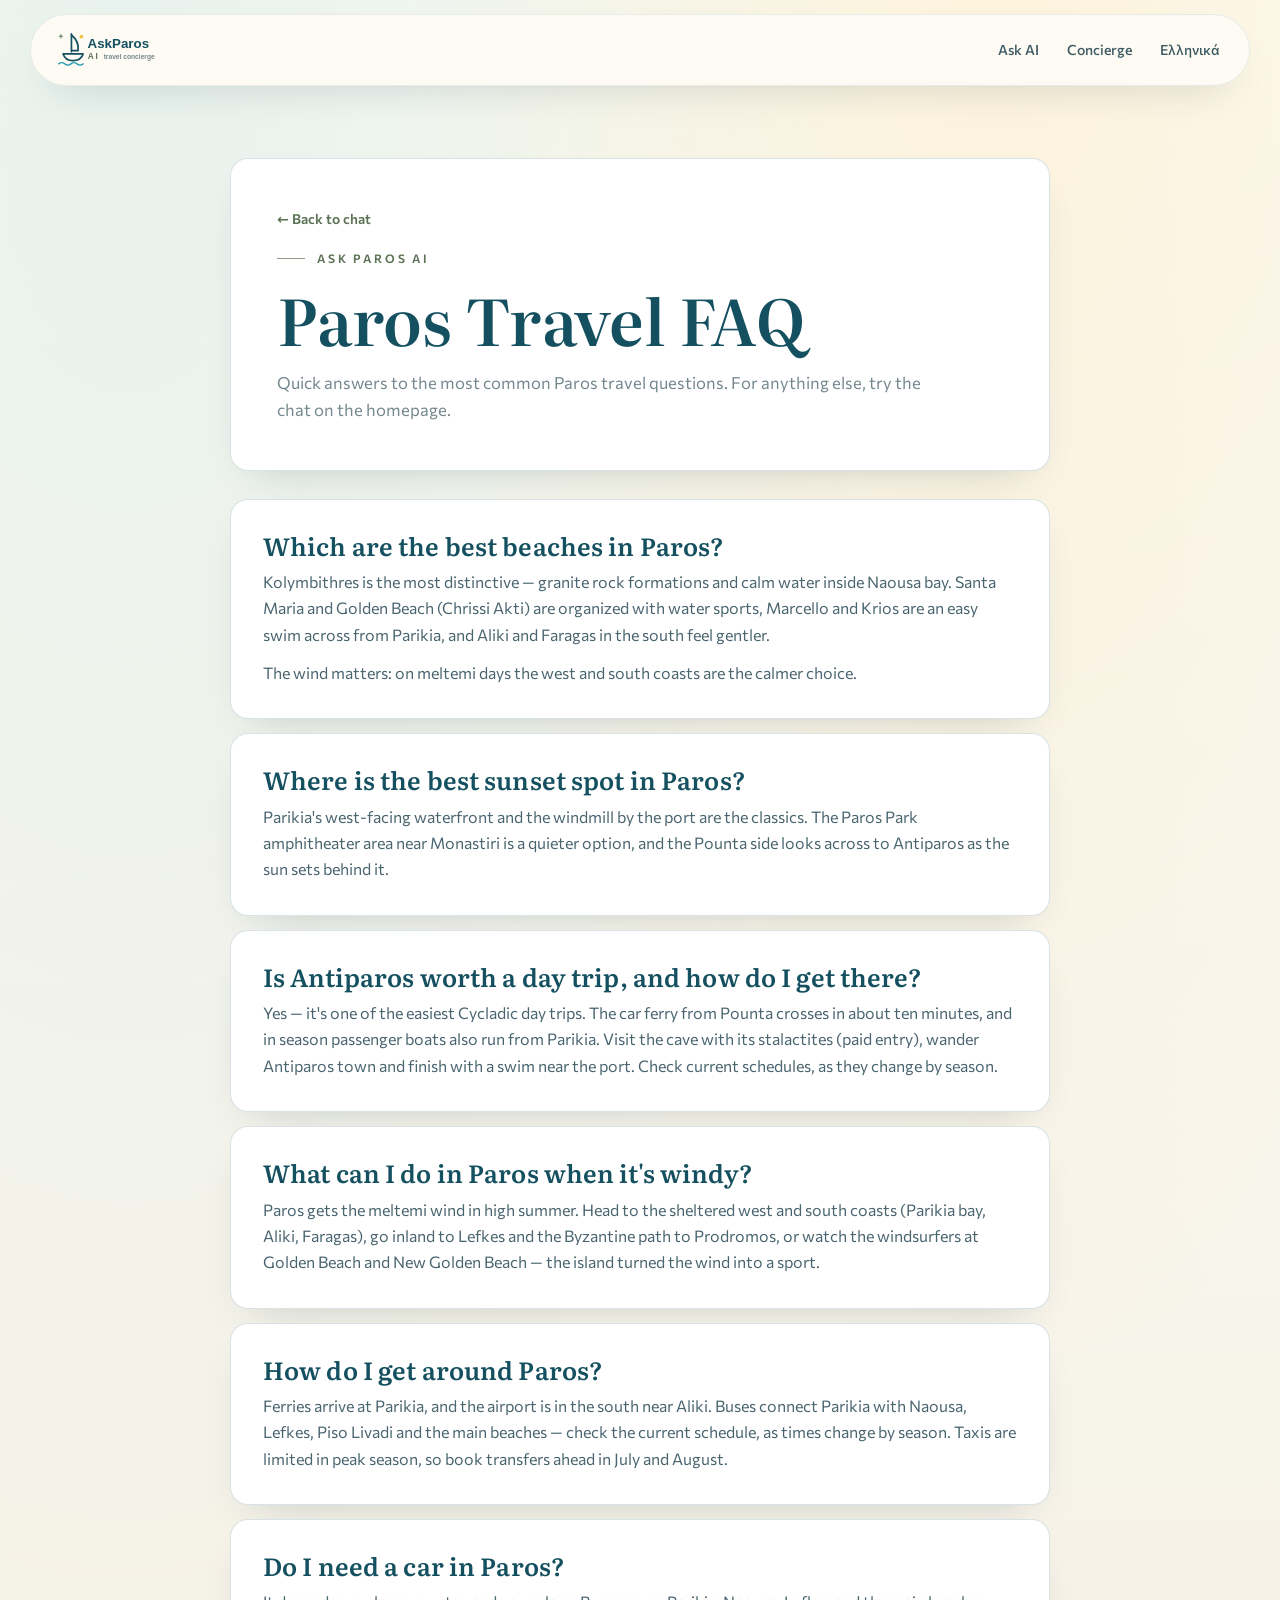
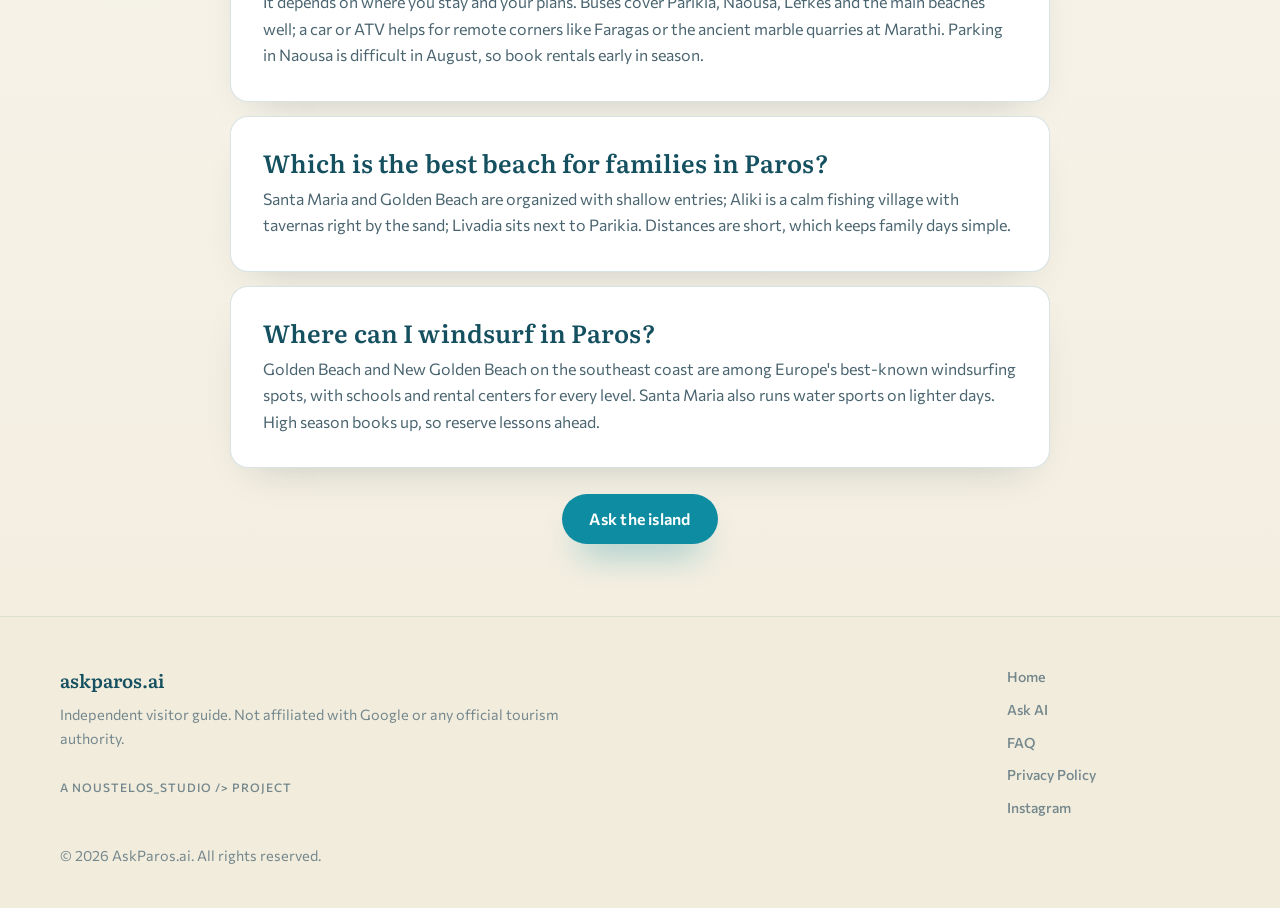
<file: faq.html>
<!DOCTYPE html>
<html lang="en">
  <head>
    <meta charset="utf-8">
    <meta name="viewport" content="width=device-width, initial-scale=1">
    <title>Paros Travel FAQ | Ask Paros AI</title>
    <meta name="description" content="Quick answers to the most common Paros travel questions: beaches, sunsets, Antiparos, windy days, getting around and whether you need a car.">
    <meta name="robots" content="index, follow">
    <link rel="canonical" href="https://askparos.ai/faq.html">
    <link rel="alternate" hreflang="en" href="https://askparos.ai/faq.html">
    <link rel="alternate" hreflang="el" href="https://askparos.ai/faq-el.html">
    <link rel="alternate" hreflang="x-default" href="https://askparos.ai/faq.html">
    <meta property="og:title" content="Paros Travel FAQ | Ask Paros AI">
    <meta property="og:description" content="Quick answers to the most common Paros travel questions. For anything else, try the chat on the homepage.">
    <meta property="og:url" content="https://askparos.ai/faq.html">
    <meta property="og:type" content="website">
    <meta property="og:site_name" content="Ask Paros AI">
    <meta property="og:locale" content="en_US">
    <meta property="og:image" content="https://askparos.ai/assets/social/ask-paros-og.png">
    <meta property="og:image:alt" content="Ask Paros AI logo on a light Aegean background">
    <meta property="og:image:width" content="1200">
    <meta property="og:image:height" content="630">
    <meta name="twitter:card" content="summary_large_image">
    <meta name="twitter:title" content="Paros Travel FAQ | Ask Paros AI">
    <meta name="twitter:description" content="Quick answers to the most common Paros travel questions. For anything else, try the chat on the homepage.">
    <meta name="twitter:image" content="https://askparos.ai/assets/social/ask-paros-og.png">
    <meta name="theme-color" content="#F8F5EC">
    <link rel="icon" href="assets/icons/favicon.svg" type="image/svg+xml">
    <link rel="preconnect" href="https://fonts.googleapis.com">
    <link rel="preconnect" href="https://fonts.gstatic.com" crossorigin>
    <link href="https://fonts.googleapis.com/css2?family=Commissioner:wght@400;500;600&family=Literata:ital,wght@0,500;0,600;0,700;1,500&display=swap" rel="stylesheet">
    <link rel="stylesheet" href="styles.css?v=paros7">
    <script type="application/ld+json">
      {
        "@context": "https://schema.org",
        "@type": "FAQPage",
        "inLanguage": "en",
        "mainEntity": [
          {
            "@type": "Question",
            "name": "Which are the best beaches in Paros?",
            "acceptedAnswer": {
              "@type": "Answer",
              "text": "Kolymbithres is the most distinctive — granite rock formations and calm water inside Naousa bay. Santa Maria and Golden Beach (Chrissi Akti) are organized with water sports, Marcello and Krios are an easy swim across from Parikia, and Aliki and Faragas in the south feel gentler. On meltemi days the west and south coasts are calmer."
            }
          },
          {
            "@type": "Question",
            "name": "Where is the best sunset spot in Paros?",
            "acceptedAnswer": {
              "@type": "Answer",
              "text": "Parikia's west-facing waterfront and the windmill by the port are the classics. The Paros Park amphitheater area near Monastiri is a quieter option, and the Pounta side looks across to Antiparos as the sun sets behind it."
            }
          },
          {
            "@type": "Question",
            "name": "Is Antiparos worth a day trip, and how do I get there?",
            "acceptedAnswer": {
              "@type": "Answer",
              "text": "Yes — it's one of the easiest Cycladic day trips. The car ferry from Pounta crosses in about ten minutes, and in season passenger boats also run from Parikia. Visit the cave with its stalactites (paid entry), wander Antiparos town and finish with a swim near the port. Check current schedules, as they change by season."
            }
          },
          {
            "@type": "Question",
            "name": "What can I do in Paros when it's windy?",
            "acceptedAnswer": {
              "@type": "Answer",
              "text": "Paros gets the meltemi wind in high summer. Head to the sheltered west and south coasts (Parikia bay, Aliki, Faragas), go inland to Lefkes and the Byzantine path to Prodromos, or watch the windsurfers at Golden Beach and New Golden Beach — the island turned the wind into a sport."
            }
          },
          {
            "@type": "Question",
            "name": "How do I get around Paros?",
            "acceptedAnswer": {
              "@type": "Answer",
              "text": "Ferries arrive at Parikia, and the airport is in the south near Aliki. Buses connect Parikia with Naousa, Lefkes, Piso Livadi and the main beaches — check the current schedule, as times change by season. Taxis are limited in peak season, so book transfers ahead in July and August."
            }
          },
          {
            "@type": "Question",
            "name": "Do I need a car in Paros?",
            "acceptedAnswer": {
              "@type": "Answer",
              "text": "It depends on where you stay and your plans. Buses cover Parikia, Naousa, Lefkes and the main beaches well; a car or ATV helps for remote corners like Faragas or the ancient marble quarries at Marathi. Parking in Naousa is difficult in August, so book rentals early in season."
            }
          },
          {
            "@type": "Question",
            "name": "Which is the best beach for families in Paros?",
            "acceptedAnswer": {
              "@type": "Answer",
              "text": "Santa Maria and Golden Beach are organized with shallow entries; Aliki is a calm fishing village with tavernas right by the sand; Livadia sits next to Parikia. Distances are short, which keeps family days simple."
            }
          },
          {
            "@type": "Question",
            "name": "Where can I windsurf in Paros?",
            "acceptedAnswer": {
              "@type": "Answer",
              "text": "Golden Beach and New Golden Beach on the southeast coast are among Europe's best-known windsurfing spots, with schools and rental centers for every level. Santa Maria also runs water sports on lighter days. High season books up, so reserve lessons ahead."
            }
          }
        ]
      }
    </script>
  </head>
  <body id="top" class="legal-page">
    <a class="skip-link" href="#main-content">Skip to main content</a>
    <header class="site-header">
      <a class="site-logo" href="index.html" aria-label="Ask Paros AI home">
        <picture>
          <img src="assets/brand/ask-paros-logo.svg" width="720" height="180" alt="Ask Paros AI">
        </picture>
      </a>
      <nav class="site-nav legal-nav" aria-label="FAQ navigation">
        <a href="index.html#ask-ai">Ask AI</a>
        <a href="index.html#concierge">Concierge</a>
        <a href="faq-el.html" hreflang="el" lang="el">Ελληνικά</a>
      </nav>
    </header>

    <main id="main-content">
      <article class="policy-page section-shell">
        <header class="policy-hero">
          <a class="faq-back" href="index.html#ask-ai">&larr; Back to chat</a>
          <p class="eyebrow">Ask Paros AI</p>
          <h1>Paros Travel FAQ</h1>
          <p>Quick answers to the most common Paros travel questions. For anything else, try the chat on the homepage.</p>
        </header>

        <div class="faq-content">
          <section class="faq-item">
            <h2>Which are the best beaches in Paros?</h2>
            <p>Kolymbithres is the most distinctive — granite rock formations and calm water inside Naousa bay. Santa Maria and Golden Beach (Chrissi Akti) are organized with water sports, Marcello and Krios are an easy swim across from Parikia, and Aliki and Faragas in the south feel gentler.</p>
            <p>The wind matters: on meltemi days the west and south coasts are the calmer choice.</p>
          </section>

          <section class="faq-item">
            <h2>Where is the best sunset spot in Paros?</h2>
            <p>Parikia's west-facing waterfront and the windmill by the port are the classics. The Paros Park amphitheater area near Monastiri is a quieter option, and the Pounta side looks across to Antiparos as the sun sets behind it.</p>
          </section>

          <section class="faq-item">
            <h2>Is Antiparos worth a day trip, and how do I get there?</h2>
            <p>Yes — it's one of the easiest Cycladic day trips. The car ferry from Pounta crosses in about ten minutes, and in season passenger boats also run from Parikia. Visit the cave with its stalactites (paid entry), wander Antiparos town and finish with a swim near the port. Check current schedules, as they change by season.</p>
          </section>

          <section class="faq-item">
            <h2>What can I do in Paros when it's windy?</h2>
            <p>Paros gets the meltemi wind in high summer. Head to the sheltered west and south coasts (Parikia bay, Aliki, Faragas), go inland to Lefkes and the Byzantine path to Prodromos, or watch the windsurfers at Golden Beach and New Golden Beach — the island turned the wind into a sport.</p>
          </section>

          <section class="faq-item">
            <h2>How do I get around Paros?</h2>
            <p>Ferries arrive at Parikia, and the airport is in the south near Aliki. Buses connect Parikia with Naousa, Lefkes, Piso Livadi and the main beaches — check the current schedule, as times change by season. Taxis are limited in peak season, so book transfers ahead in July and August.</p>
          </section>

          <section class="faq-item">
            <h2>Do I need a car in Paros?</h2>
            <p>It depends on where you stay and your plans. Buses cover Parikia, Naousa, Lefkes and the main beaches well; a car or ATV helps for remote corners like Faragas or the ancient marble quarries at Marathi. Parking in Naousa is difficult in August, so book rentals early in season.</p>
          </section>

          <section class="faq-item">
            <h2>Which is the best beach for families in Paros?</h2>
            <p>Santa Maria and Golden Beach are organized with shallow entries; Aliki is a calm fishing village with tavernas right by the sand; Livadia sits next to Parikia. Distances are short, which keeps family days simple.</p>
          </section>

          <section class="faq-item">
            <h2>Where can I windsurf in Paros?</h2>
            <p>Golden Beach and New Golden Beach on the southeast coast are among Europe's best-known windsurfing spots, with schools and rental centers for every level. Santa Maria also runs water sports on lighter days. High season books up, so reserve lessons ahead.</p>
          </section>
        </div>

        <p class="faq-cta-line"><a class="button button-primary" href="index.html#ask-ai">Ask the island</a></p>
      </article>
    </main>

    <footer class="site-footer">
      <div class="footer-inner section-shell">
        <div class="footer-brand-group">
          <a class="footer-brand" href="index.html">askparos.ai</a>
          <p>Independent visitor guide. Not affiliated with Google or any official tourism authority.</p>
          <a class="footer-credit" href="https://noustelos.gr/#domains" target="_blank" rel="noopener">A NOUSTELOS_STUDIO /&gt; project</a>
        </div>
        <div class="footer-links">
          <a href="index.html">Home</a>
          <a href="index.html#ask-ai">Ask AI</a>
          <a href="faq.html">FAQ</a>
          <a href="privacy-policy.html">Privacy Policy</a>
          <a href="https://www.instagram.com/asksantoriniai/" target="_blank" rel="noopener noreferrer" aria-label="Visit Ask Paros AI on Instagram">Instagram</a>
        </div>
        <p class="footer-copyright">&copy; 2026 AskParos.ai. All rights reserved.</p>
      </div>
    </footer>
  </body>
</html>
</file>
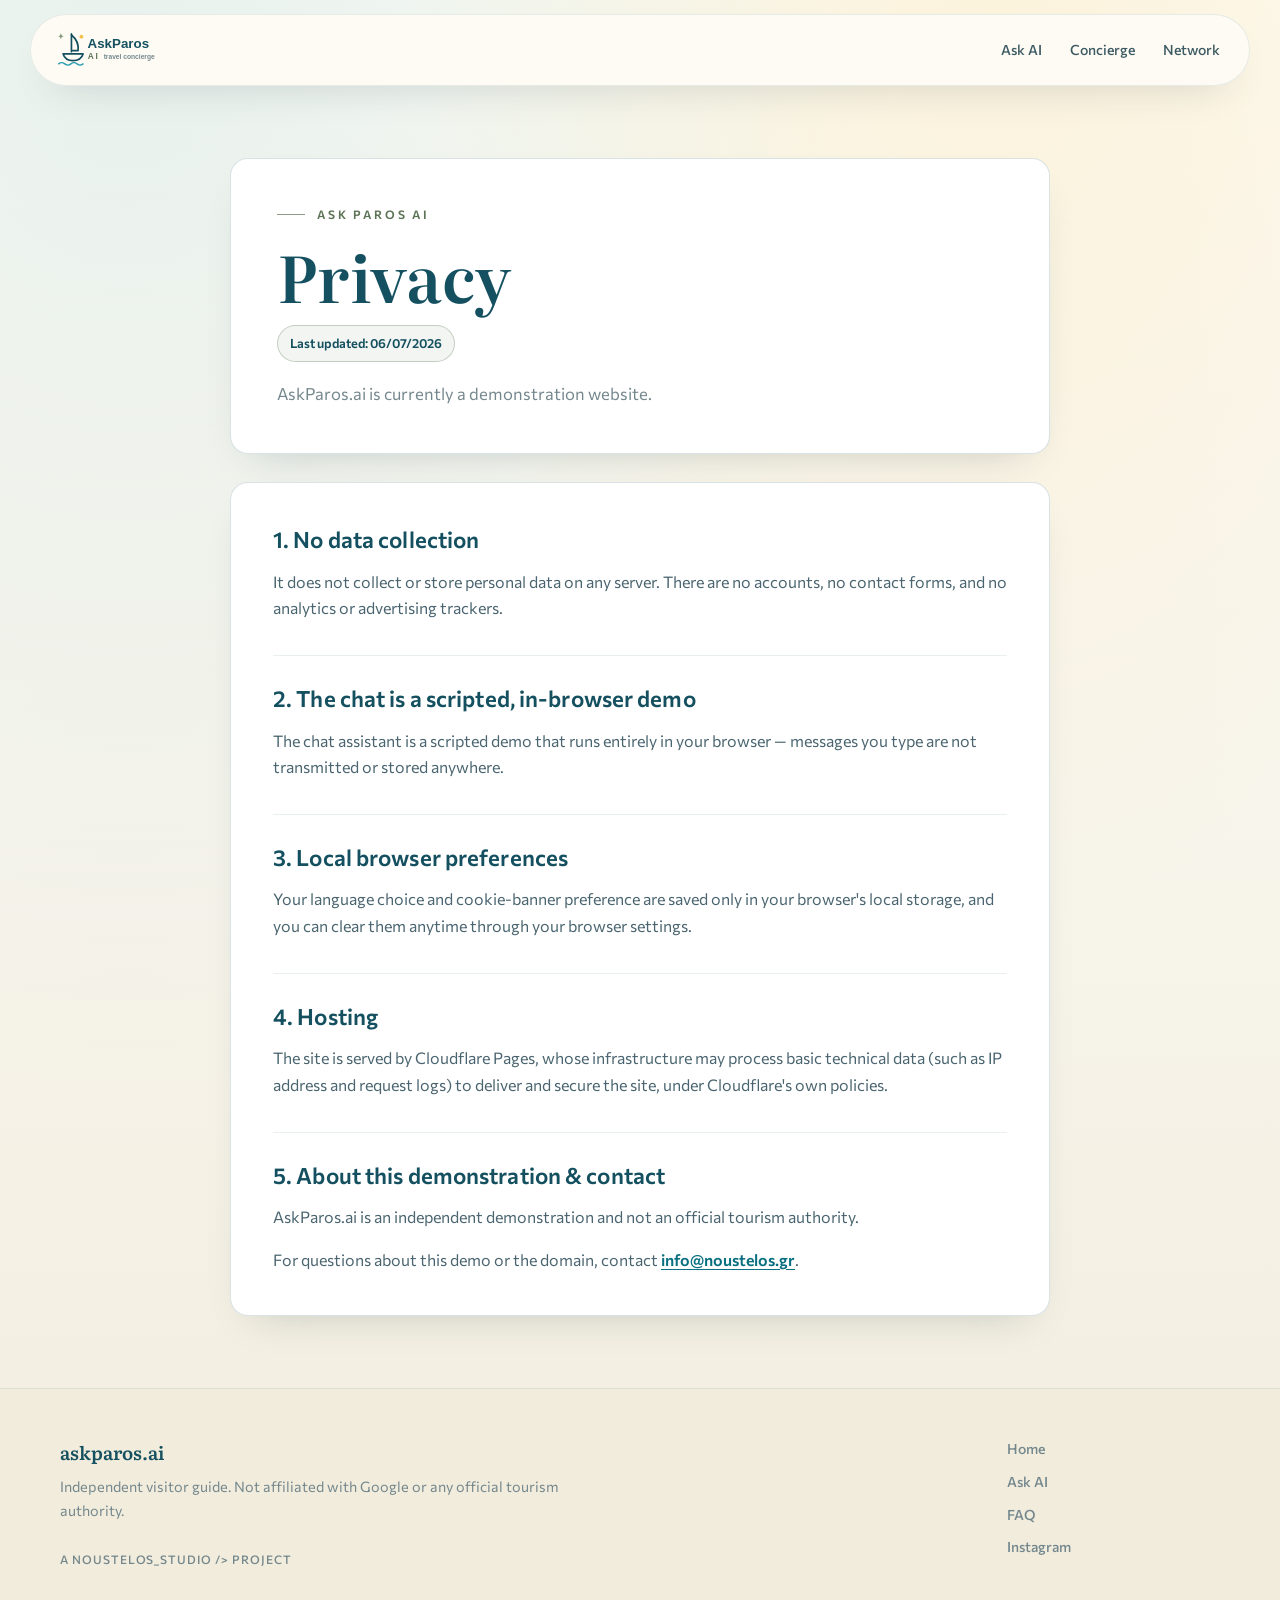
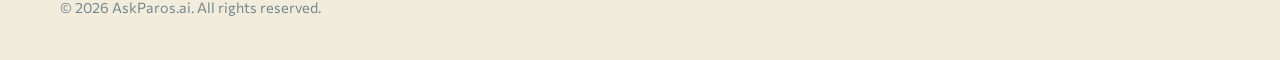
<file: privacy-policy.html>
<!DOCTYPE html>
<html lang="en">
  <head>
    <meta charset="utf-8">
    <meta name="viewport" content="width=device-width, initial-scale=1">
    <title>Privacy Policy | Ask Paros AI</title>
    <meta name="description" content="Privacy note for the AskParos.ai demonstration site: no data collection, a scripted in-browser chat demo, and local-only browser preferences.">
    <meta name="robots" content="index, follow">
    <link rel="canonical" href="https://askparos.ai/privacy-policy.html">
    <meta property="og:title" content="Privacy Policy | Ask Paros AI">
    <meta property="og:description" content="Privacy note for the AskParos.ai demonstration site: no data collection, a scripted in-browser chat demo, and local-only browser preferences.">
    <meta property="og:url" content="https://askparos.ai/privacy-policy.html">
    <meta property="og:type" content="website">
    <meta property="og:site_name" content="Ask Paros AI">
    <meta property="og:locale" content="en_US">
    <meta property="og:image" content="https://askparos.ai/assets/social/ask-paros-og.png">
    <meta property="og:image:alt" content="Ask Paros AI logo on a light Aegean background">
    <meta property="og:image:width" content="1200">
    <meta property="og:image:height" content="630">
    <meta name="twitter:card" content="summary_large_image">
    <meta name="twitter:title" content="Privacy Policy | Ask Paros AI">
    <meta name="twitter:description" content="Privacy note for the AskParos.ai demonstration site: no data collection, a scripted in-browser chat demo, and local-only browser preferences.">
    <meta name="twitter:image" content="https://askparos.ai/assets/social/ask-paros-og.png">
    <meta name="theme-color" content="#F8F5EC">
    <link rel="icon" href="assets/icons/favicon.svg" type="image/svg+xml">
    <link rel="preconnect" href="https://fonts.googleapis.com">
    <link rel="preconnect" href="https://fonts.gstatic.com" crossorigin>
    <link href="https://fonts.googleapis.com/css2?family=Commissioner:wght@400;500;600&family=Literata:ital,wght@0,500;0,600;0,700;1,500&display=swap" rel="stylesheet">
    <link rel="stylesheet" href="styles.css?v=paros7">
  </head>
  <body id="top" class="legal-page">
    <a class="skip-link" href="#main-content">Skip to main content</a>
    <header class="site-header">
      <a class="site-logo" href="index.html" aria-label="Ask Paros AI home">
        <picture>
          <img src="assets/brand/ask-paros-logo.svg" width="720" height="180" alt="Ask Paros AI">
        </picture>
      </a>
      <nav class="site-nav legal-nav" aria-label="Privacy navigation">
        <a href="index.html#ask-ai">Ask AI</a>
        <a href="index.html#concierge">Concierge</a>
        <a href="index.html#network">Network</a>
      </nav>
    </header>

    <main id="main-content">
      <article class="policy-page section-shell">
        <header class="policy-hero">
          <p class="eyebrow">ASK PAROS AI</p>
          <h1>Privacy</h1>
          <p class="policy-updated">Last updated: 06/07/2026</p>
          <p>AskParos.ai is currently a demonstration website.</p>
        </header>

        <div class="policy-content">
          <section>
            <h2>1. No data collection</h2>
            <p>It does not collect or store personal data on any server. There are no accounts, no contact forms, and no analytics or advertising trackers.</p>
          </section>

          <section>
            <h2>2. The chat is a scripted, in-browser demo</h2>
            <p>The chat assistant is a scripted demo that runs entirely in your browser — messages you type are not transmitted or stored anywhere.</p>
          </section>

          <section>
            <h2>3. Local browser preferences</h2>
            <p>Your language choice and cookie-banner preference are saved only in your browser's local storage, and you can clear them anytime through your browser settings.</p>
          </section>

          <section>
            <h2>4. Hosting</h2>
            <p>The site is served by Cloudflare Pages, whose infrastructure may process basic technical data (such as IP address and request logs) to deliver and secure the site, under Cloudflare's own policies.</p>
          </section>

          <section>
            <h2>5. About this demonstration &amp; contact</h2>
            <p>AskParos.ai is an independent demonstration and not an official tourism authority.</p>
            <p>For questions about this demo or the domain, contact <a href="mailto:info@noustelos.gr">info@noustelos.gr</a>.</p>
          </section>
        </div>
      </article>
    </main>

    <footer class="site-footer">
      <div class="footer-inner section-shell">
        <div class="footer-brand-group">
          <a class="footer-brand" href="index.html">askparos.ai</a>
          <p>Independent visitor guide. Not affiliated with Google or any official tourism authority.</p>
          <a class="footer-credit" href="https://noustelos.gr/#domains" target="_blank" rel="noopener">A NOUSTELOS_STUDIO /&gt; project</a>
        </div>
        <div class="footer-links">
          <a href="index.html">Home</a>
          <a href="index.html#ask-ai">Ask AI</a>
          <a href="faq.html" hreflang="en" lang="en">FAQ</a>
          <a href="https://www.instagram.com/asksantoriniai/" target="_blank" rel="noopener noreferrer" aria-label="Visit Ask Paros AI on Instagram">Instagram</a>
        </div>
        <p class="footer-copyright">&copy; 2026 AskParos.ai. All rights reserved.</p>
      </div>
    </footer>
  </body>
</html>
</file>
<file: styles.css>
/* ==========================================================================
   AskParos.ai — "Paros Midday" design system
   Palette: sun-bleached sand canvas, deep Aegean ink, sage hairlines, one
   electric turquoise accent reserved for CTAs. Bright, calm, Cycladic day.
   Perf note: no backdrop-filter / filter blur anywhere (2017-MacBook floor).
   ========================================================================== */

:root {
  /* Day canvas */
  --salt: #f8f5ec;
  --shore: #f3efe2;
  --card: #ffffff;
  --card-deep: #f2f5ee;

  /* Deep Aegean ink (headings + contrast surfaces) */
  --deep: #14505f;
  --ink: #3d5a63;
  --muted: #74878d;

  /* Sage luxury */
  --sage: #7c9473;
  --sage-deep: #5c7355;
  --sage-mist: #a9bd9b;

  /* Electric accent — Aegean turquoise. Rare on purpose: CTAs + demo signal only. */
  --tide: #0e8ca1;
  --tide-deep: #0a6f80;

  /* Sun gold — scene, logo and tiny warm touches only */
  --sun: #f2c14e;

  /* Live-badge green (network panel + "Ready now" pill) */
  --reef: #1f8a5f;

  /* Structure */
  --line: rgba(20, 80, 95, 0.16);
  --line-soft: rgba(20, 80, 95, 0.09);
  --line-light: rgba(20, 80, 95, 0.13);
  --shadow: 0 30px 60px -30px rgba(23, 48, 58, 0.35);
  --shadow-soft: 0 18px 40px -24px rgba(23, 48, 58, 0.25);
  --radius: 18px;
  --radius-small: 12px;
  --max-width: 1160px;
  --serif: "Literata", "Georgia", serif;
  --sans: "Commissioner", ui-sans-serif, system-ui, -apple-system, "Segoe UI", sans-serif;
}

* {
  box-sizing: border-box;
}

html {
  scroll-behavior: smooth;
  overflow-x: hidden;
}

body {
  margin: 0;
  background:
    radial-gradient(ellipse at 78% -8%, rgba(242, 193, 78, 0.16), transparent 42%),
    radial-gradient(ellipse at 10% -4%, rgba(42, 157, 177, 0.1), transparent 48%),
    linear-gradient(180deg, #fdfbf4 0%, var(--salt) 48%, #f1ecdd 100%);
  color: var(--ink);
  font-family: var(--sans);
  font-size: 16px;
  line-height: 1.65;
  overflow-x: hidden;
  -webkit-font-smoothing: antialiased;
}

body.modal-open {
  overflow: hidden;
}

::selection {
  background: rgba(42, 157, 177, 0.25);
}

a {
  color: inherit;
  text-decoration: none;
}

button,
input {
  font: inherit;
}

button {
  cursor: pointer;
}

img {
  max-width: 100%;
  height: auto;
}

/* --------------------------------------------------------------------------
   Typography
   -------------------------------------------------------------------------- */

h1,
h2,
h3,
p {
  margin-top: 0;
}

h1,
h2,
h3 {
  color: var(--deep);
  font-family: var(--serif);
  font-weight: 600;
  letter-spacing: 0.005em;
  line-height: 1.1;
}

h1 {
  max-width: 720px;
  margin-bottom: 22px;
  font-size: clamp(2.7rem, 5.4vw, 4.5rem);
  text-wrap: balance;
}

h2 {
  margin-bottom: 18px;
  font-size: clamp(1.95rem, 3.6vw, 3.05rem);
  text-wrap: balance;
}

h3 {
  line-height: 1.25;
}

.eyebrow {
  display: flex;
  align-items: center;
  gap: 12px;
  margin: 0 0 16px;
  color: var(--sage-deep);
  font-size: 0.74rem;
  font-weight: 600;
  letter-spacing: 0.24em;
  text-transform: uppercase;
}

.eyebrow::before {
  content: "";
  width: 28px;
  height: 1px;
  flex: 0 0 auto;
  background: currentColor;
  opacity: 0.7;
}

/* --------------------------------------------------------------------------
   Shell & helpers
   -------------------------------------------------------------------------- */

.section-shell {
  width: min(calc(100% - 40px), var(--max-width));
  margin: 0 auto;
}

.skip-link {
  position: fixed;
  top: 12px;
  left: 12px;
  z-index: 100;
  padding: 10px 16px;
  border-radius: 999px;
  background: var(--deep);
  color: #fdfbf4;
  font-weight: 600;
  transform: translateY(-150%);
  transition: transform 180ms ease;
}

.skip-link:focus {
  transform: translateY(0);
}

.seo-context {
  padding: 40px 16px;
}

.seo-context-inner {
  max-width: 720px;
  margin: 0 auto;
  text-align: center;
}

.seo-context h2 {
  font-size: 1.05rem;
  color: var(--deep);
  margin-bottom: 10px;
}

.seo-context p {
  font-size: 0.85rem;
  line-height: 1.7;
  color: var(--muted);
}

/* --------------------------------------------------------------------------
   Acquisition banner
   -------------------------------------------------------------------------- */

.acquisition-banner {
  display: flex;
  justify-content: center;
  padding: 12px 16px 0;
}

.acquisition-banner a {
  display: inline-flex;
  align-items: center;
  gap: 10px;
  max-width: 100%;
  padding: 8px 18px;
  border: 1px solid rgba(14, 140, 161, 0.45);
  border-radius: 999px;
  background: rgba(14, 140, 161, 0.08);
  color: var(--ink);
  font-size: 0.78rem;
  font-weight: 600;
  letter-spacing: 0.02em;
  line-height: 1.35;
  text-align: center;
  transition: border-color 160ms ease, background 160ms ease;
}

.acquisition-banner a:hover {
  border-color: rgba(14, 140, 161, 0.75);
  background: rgba(14, 140, 161, 0.14);
}

.acquisition-banner-slogan {
  margin: 8px 16px 0;
  text-align: center;
  color: var(--sage-deep);
  font-family: var(--serif, Georgia, serif);
  font-size: 0.9rem;
  font-style: italic;
  line-height: 1.4;
}

.acquisition-dot {
  width: 6px;
  height: 6px;
  flex: 0 0 auto;
  border-radius: 50%;
  background: var(--tide);
}

.acquisition-cta {
  color: var(--tide-deep);
  white-space: nowrap;
}

/* --------------------------------------------------------------------------
   Header
   -------------------------------------------------------------------------- */

.site-header {
  position: sticky;
  top: 0;
  z-index: 1000;
  display: flex;
  align-items: center;
  justify-content: space-between;
  gap: 20px;
  width: min(calc(100% - 24px), 1220px);
  margin: 14px auto 0;
  padding: 10px 16px;
  border: 1px solid var(--line-soft);
  border-radius: 999px;
  background: rgba(253, 251, 244, 0.96);
  box-shadow: var(--shadow-soft);
}

.site-logo,
.site-nav,
.hero-actions,
.footer-links {
  display: flex;
  align-items: center;
}

.site-logo {
  flex-shrink: 0;
}

.site-logo picture,
.site-logo img {
  display: block;
}

.site-logo img {
  width: auto;
  height: 50px;
  max-width: 260px;
  object-fit: contain;
}

.site-nav {
  gap: 2px;
}

.site-nav a {
  padding: 10px 13px;
  border-radius: 999px;
  color: var(--ink);
  font-size: 0.88rem;
  font-weight: 500;
  transition: color 160ms ease, background 160ms ease;
}

.site-nav a:hover {
  color: var(--deep);
  background: rgba(20, 80, 95, 0.06);
}

.site-nav .nav-cta {
  margin-left: 8px;
  background: var(--tide);
  color: #ffffff;
  font-weight: 600;
  box-shadow: 0 14px 26px -14px rgba(14, 140, 161, 0.65);
}

.site-nav .nav-cta:hover {
  background: var(--tide-deep);
  color: #ffffff;
}

.mobile-social-link {
  display: none;
}

.language-toggle {
  display: inline-flex;
  align-items: center;
  gap: 2px;
  margin-left: 8px;
  padding: 3px;
  border: 1px solid var(--line);
  border-radius: 999px;
  background: rgba(20, 80, 95, 0.04);
  color: var(--muted);
  font-size: 0.76rem;
  font-weight: 600;
  line-height: 1;
}

.language-toggle span {
  opacity: 0.4;
}

.language-toggle button {
  min-width: 34px;
  min-height: 30px;
  padding: 7px 9px;
  border: 0;
  border-radius: 999px;
  background: transparent;
  color: inherit;
  font-size: inherit;
  font-weight: inherit;
  line-height: 1;
}

.language-toggle button[aria-pressed="true"] {
  background: var(--deep);
  color: #fdfbf4;
}

.menu-toggle {
  display: none;
}

/* --------------------------------------------------------------------------
   Buttons
   -------------------------------------------------------------------------- */

.button {
  display: inline-flex;
  align-items: center;
  justify-content: center;
  min-height: 50px;
  padding: 14px 26px;
  border: 1px solid transparent;
  border-radius: 999px;
  font-weight: 600;
  letter-spacing: 0.015em;
  line-height: 1;
  transition: transform 180ms ease, border-color 180ms ease, background 180ms ease,
    color 180ms ease, box-shadow 180ms ease;
}

.button:hover {
  transform: translateY(-2px);
}

.button-primary {
  background: var(--tide);
  color: #ffffff;
  box-shadow: 0 22px 34px -18px rgba(14, 140, 161, 0.7);
}

.button-primary:hover {
  background: var(--tide-deep);
}

.button-secondary {
  border-color: rgba(124, 148, 115, 0.55);
  background: transparent;
  color: var(--deep);
}

.button-secondary:hover {
  border-color: var(--sage);
  background: rgba(124, 148, 115, 0.1);
}

/* --------------------------------------------------------------------------
   Hero
   -------------------------------------------------------------------------- */

.hero {
  position: relative;
  display: grid;
  grid-template-columns: minmax(0, 1fr) minmax(340px, 0.88fr);
  gap: clamp(32px, 5vw, 68px);
  align-items: center;
  min-height: calc(100vh - 120px);
  padding: 72px 0 64px;
}

/* Sun glints on the water — one static paint, no animation */
.hero::before {
  content: "";
  position: absolute;
  inset: 0;
  z-index: -2;
  pointer-events: none;
  background:
    radial-gradient(circle 1.2px at 9% 16%, rgba(242, 193, 78, 0.55) 0 1.2px, transparent 2px),
    radial-gradient(circle 1px at 24% 7%, rgba(42, 157, 177, 0.5) 0 1px, transparent 1.8px),
    radial-gradient(circle 1px at 43% 21%, rgba(242, 193, 78, 0.4) 0 1px, transparent 1.8px),
    radial-gradient(circle 1.4px at 62% 9%, rgba(42, 157, 177, 0.45) 0 1.4px, transparent 2.2px),
    radial-gradient(circle 1px at 81% 27%, rgba(242, 193, 78, 0.5) 0 1px, transparent 1.8px),
    radial-gradient(circle 1px at 93% 12%, rgba(42, 157, 177, 0.4) 0 1px, transparent 1.8px),
    radial-gradient(circle 1px at 15% 58%, rgba(42, 157, 177, 0.3) 0 1px, transparent 1.8px),
    radial-gradient(circle 1.2px at 52% 44%, rgba(242, 193, 78, 0.28) 0 1.2px, transparent 2px);
  background-repeat: no-repeat;
}

/* Sun halo behind the day scene — pure gradient, no blur filter */
.hero::after {
  content: "";
  position: absolute;
  top: 20px;
  right: min(14vw, 200px);
  z-index: -1;
  width: min(480px, 60vw);
  height: min(480px, 60vw);
  border-radius: 50%;
  background: radial-gradient(circle,
    rgba(242, 193, 78, 0.13) 0 16%,
    rgba(42, 157, 177, 0.07) 30% 46%,
    transparent 68%);
  pointer-events: none;
}

/* Signature: Naousa harbor line-art (kastro, caique, gulls, calm water) */
.hero-scene {
  position: absolute;
  top: -26px;
  /* Nudged left + slightly smaller so the kastro and caique clear the chat
     card (align-self: start, margin-top: 215px) instead of hiding behind it. */
  right: min(12vw, 180px);
  z-index: -1;
  width: min(470px, 44vw);
  opacity: 0.95;
  pointer-events: none;
}

.hero-scene svg {
  display: block;
  width: 100%;
  height: auto;
}

.hero-copy,
.chat-card,
.questions-experience > *,
.step-card,
.tour-card,
.partners-panel > *,
.network-panel > *,
.footer-inner > * {
  min-width: 0;
}

.hero-title-link {
  color: inherit;
}

.hero h1::after {
  content: "";
  display: block;
  width: 96px;
  height: 9px;
  margin-top: 24px;
  background:
    radial-gradient(circle at 50% 50%, var(--tide) 0 2.5px, transparent 3.5px),
    linear-gradient(90deg, rgba(124, 148, 115, 0.7) 0 40%, transparent 40% 60%, rgba(124, 148, 115, 0.7) 60% 100%);
  background-size: 100% 100%, 100% 1px;
  background-position: center, center;
  background-repeat: no-repeat;
}

.hero-subtitle {
  max-width: 600px;
  margin-bottom: 26px;
  color: #4a6570;
  font-size: clamp(1.06rem, 2vw, 1.28rem);
  line-height: 1.6;
}

.hero-value-strip {
  display: inline-flex;
  align-items: center;
  justify-content: center;
  width: fit-content;
  max-width: 100%;
  margin: 0 0 26px;
  padding: 0.8rem 1.35rem;
  border: 1px solid rgba(124, 148, 115, 0.5);
  border-radius: 999px;
  background: rgba(255, 255, 255, 0.7);
  color: var(--deep);
  font-family: var(--serif);
  font-size: clamp(1rem, 1.5vw, 1.12rem);
  font-style: italic;
  font-weight: 500;
  letter-spacing: 0.01em;
  line-height: 1.3;
  text-align: center;
}

.hero-value-strip::before,
.hero-value-strip::after {
  content: "✦";
  flex: 0 0 auto;
  color: var(--sage-deep);
  font-size: 0.72em;
  font-style: normal;
}

.hero-value-strip::before {
  margin-right: 0.7rem;
}

.hero-value-strip::after {
  margin-left: 0.7rem;
}

.hero-actions {
  flex-wrap: wrap;
  gap: 12px;
}

/* --------------------------------------------------------------------------
   Chat card
   -------------------------------------------------------------------------- */

.chat-card {
  position: relative;
  /* Pinned below the harbor scene (not vertically centered): the card's
     height varies with language/conversation, and centering would let it
     swallow the hero signature on shorter viewports. Growth goes downward. */
  align-self: start;
  margin-top: 215px;
  padding: clamp(22px, 3vw, 30px);
  border: 1px solid var(--line);
  border-radius: 24px;
  background: linear-gradient(165deg, #ffffff 0%, #f7f6ee 100%);
  box-shadow: var(--shadow);
}

.chat-card::before {
  content: "";
  position: absolute;
  inset: 10px;
  border: 1px solid rgba(124, 148, 115, 0.3);
  border-radius: 16px;
  pointer-events: none;
}

.chat-card > * {
  position: relative;
  z-index: 1;
}

.chat-card-top {
  display: flex;
  align-items: center;
  gap: 9px;
  margin-bottom: 8px;
  color: var(--sage-deep);
  font-size: 0.8rem;
  font-weight: 600;
  letter-spacing: 0.14em;
  text-transform: uppercase;
  white-space: nowrap;
}

.demo-badge {
  display: inline-flex;
  align-items: center;
  margin-left: auto;
  padding: 4px 10px;
  border: 1px solid rgba(14, 140, 161, 0.45);
  border-radius: 999px;
  background: rgba(14, 140, 161, 0.1);
  color: var(--tide-deep);
  font-size: 0.6rem;
  font-weight: 600;
  letter-spacing: 0.14em;
  line-height: 1;
  text-transform: uppercase;
  white-space: nowrap;
}

.status-dot,
.preview-status-dot {
  position: relative;
  width: 9px;
  height: 9px;
  flex: 0 0 auto;
  border-radius: 999px;
  background: var(--tide);
  box-shadow: 0 0 0 3px rgba(14, 140, 161, 0.16);
}

.status-dot::after,
.preview-status-dot::after {
  content: "";
  position: absolute;
  inset: -6px;
  border: 1px solid rgba(14, 140, 161, 0.45);
  border-radius: inherit;
  opacity: 0;
  transform: scale(0.75);
  animation: livePulse 2.6s ease-out infinite;
}

@keyframes livePulse {
  0% {
    opacity: 0.5;
    transform: scale(0.75);
  }

  70%,
  100% {
    opacity: 0;
    transform: scale(1.7);
  }
}

.chat-instruction-line {
  margin: 0 0 10px;
  color: var(--muted);
  font-size: 0.88rem;
  line-height: 1.4;
}

.chat-language-note {
  display: inline-flex;
  align-items: center;
  gap: 8px;
  width: fit-content;
  max-width: 100%;
  margin: 0 0 18px;
  padding: 6px 12px;
  border: 1px solid rgba(124, 148, 115, 0.4);
  border-radius: 999px;
  background: rgba(124, 148, 115, 0.09);
  color: var(--sage-deep);
  font-size: 0.78rem;
  font-weight: 500;
  line-height: 1.35;
}

.chat-language-note::before {
  content: "";
  width: 6px;
  height: 6px;
  flex: 0 0 auto;
  border-radius: 50%;
  background: var(--sage);
}

.chat-thread {
  display: grid;
  gap: 12px;
}

.chat-thread.chat-box {
  max-height: min(430px, 58vh);
  overflow-y: auto;
  padding: 2px;
  scroll-behavior: smooth;
}

.chat-empty-helper {
  justify-self: start;
  margin: 0;
  color: var(--muted);
  font-size: 0.78rem;
  font-weight: 500;
}

.chat-box .user-message,
.chat-box .bot-message {
  max-width: 92%;
  padding: 13px 16px;
  border-radius: 16px;
  font-size: 0.95rem;
  line-height: 1.5;
  overflow-wrap: anywhere;
  white-space: pre-wrap;
}

/* Bot speaks in seafoam, visitor answers in deep Aegean ink */
.chat-box .bot-message {
  justify-self: start;
  border: 1px solid var(--line-soft);
  border-bottom-left-radius: 6px;
  background: #eef4f0;
  color: #2f4b54;
}

.chat-box .user-message {
  justify-self: end;
  border-bottom-right-radius: 6px;
  background: var(--deep);
  color: #f6f8ef;
}

.chat-box .bot-message.loading {
  color: var(--muted);
  font-style: italic;
}

/* Typing dots — opacity-only pulse, skipped entirely under
   prefers-reduced-motion (the JS goes straight to the reveal) */
.chat-box .bot-message.typing {
  display: inline-flex;
  align-items: center;
  gap: 5px;
  min-height: 0;
  padding: 15px 18px;
}

.typing-dot {
  width: 7px;
  height: 7px;
  border-radius: 50%;
  background: var(--sage-deep);
  opacity: 0.25;
  animation: islandTyping 900ms ease-in-out infinite;
}

.typing-dot:nth-child(2) {
  animation-delay: 150ms;
}

.typing-dot:nth-child(3) {
  animation-delay: 300ms;
}

@keyframes islandTyping {
  0%,
  100% {
    opacity: 0.25;
  }

  50% {
    opacity: 0.9;
  }
}

/* Word-by-word reveal — opacity only, cheap on old hardware. The reveal
   pacing itself is JS-driven, so it still plays under reduced motion
   (the per-word fade simply becomes instant). */
.chat-box .bot-message .reveal-word {
  opacity: 0;
  transition: opacity 180ms ease;
}

.chat-box .bot-message .reveal-word.is-visible {
  opacity: 1;
}

.chat-box .bot-message.error {
  border-color: rgba(196, 90, 70, 0.45);
  background: rgba(196, 90, 70, 0.1);
  color: #a24a37;
}

.input-area {
  display: grid;
  grid-template-columns: minmax(0, 1fr) auto;
  gap: 8px;
  align-items: center;
  margin-top: 18px;
  padding: 6px;
  border: 1px solid var(--line);
  border-radius: 999px;
  background: var(--card-deep);
  box-shadow: var(--shadow-soft);
}

.input-area input {
  width: 100%;
  min-width: 0;
  height: 46px;
  padding: 0 18px;
  border: 0;
  border-radius: 999px;
  background: transparent;
  color: var(--deep);
  font-size: 0.95rem;
  outline: 0;
}

.input-area input::placeholder {
  color: rgba(20, 80, 95, 0.45);
  opacity: 1;
}

.input-area:focus-within {
  border-color: rgba(124, 148, 115, 0.6);
  box-shadow: 0 0 0 4px rgba(124, 148, 115, 0.16);
}

.input-area input:disabled {
  opacity: 0.7;
}

.send-btn {
  height: 46px;
  min-width: 86px;
  padding: 0 22px;
  border: 0;
  border-radius: 999px;
  background: var(--deep);
  color: #fdfbf4;
  font-weight: 600;
  transition: transform 160ms ease, background 160ms ease, box-shadow 160ms ease, opacity 160ms ease;
}

.send-btn:hover {
  transform: translateY(-1px);
  background: #0f3f4b;
}

.send-btn:disabled {
  cursor: wait;
  opacity: 0.65;
  transform: none;
}

.chatbot-tech-note {
  margin: 14px 0 0;
  color: var(--muted);
  font-size: 0.76rem;
  text-align: center;
}

.chat-ai-attribution {
  color: var(--muted);
  font-size: 0.74rem;
  line-height: 1.4;
}

.chat-ai-attribution a {
  color: var(--sage-deep);
  font-weight: 600;
}

/* --------------------------------------------------------------------------
   Sections — shared
   -------------------------------------------------------------------------- */

.questions-section,
.how-section,
.tours-section,
.concierge-section,
.partners-section,
.network-section {
  padding: 76px 0;
}

section[id] {
  scroll-margin-top: 100px;
}

#ask-ai {
  scroll-margin-top: 110px;
}

.section-heading {
  max-width: 720px;
  margin-bottom: 34px;
}

.section-heading.compact {
  margin-bottom: 24px;
}

.section-heading p,
.split-heading > p,
.concierge-card p,
.partners-panel p {
  color: var(--muted);
}

.split-heading {
  display: grid;
  grid-template-columns: minmax(0, 0.95fr) minmax(280px, 0.7fr);
  gap: 30px;
  align-items: end;
  max-width: none;
  margin-bottom: 34px;
}

.split-heading h2 {
  margin-bottom: 0;
}

.split-heading > p {
  margin-bottom: 6px;
}

/* --------------------------------------------------------------------------
   Questions & answer preview
   -------------------------------------------------------------------------- */

.questions-experience {
  display: grid;
  grid-template-columns: minmax(0, 1.1fr) minmax(380px, 0.9fr);
  gap: 20px;
  align-items: start;
}

.starter-line {
  grid-column: 1 / -1;
  margin: 0 0 4px;
  color: var(--muted);
  font-size: 0.82rem;
  font-weight: 600;
  letter-spacing: 0.1em;
  text-transform: uppercase;
}

.question-grid {
  display: grid;
  grid-template-columns: repeat(2, minmax(0, 1fr));
  gap: 12px;
}

.question-card {
  position: relative;
  display: grid;
  grid-template-columns: 40px minmax(0, 1fr);
  align-items: center;
  gap: 14px;
  min-height: 84px;
  padding: 16px 40px 16px 16px;
  border: 1px solid var(--line);
  border-radius: var(--radius-small);
  background: var(--card);
  color: var(--deep);
  font-weight: 600;
  text-align: left;
  box-shadow: none;
  transition: transform 180ms ease, border-color 180ms ease, box-shadow 180ms ease, background 180ms ease;
}

.question-card > span[aria-hidden] {
  display: inline-grid;
  place-items: center;
  width: 38px;
  height: 38px;
  border: 1px solid rgba(124, 148, 115, 0.45);
  border-radius: 50%;
  background: rgba(124, 148, 115, 0.09);
  color: var(--sage-deep);
  font-size: 1rem;
  line-height: 1;
}

.question-card [data-question-text] {
  min-width: 0;
  line-height: 1.3;
}

.question-card::after {
  content: "↗";
  position: absolute;
  top: 14px;
  right: 16px;
  color: var(--sage-deep);
  font-size: 0.82rem;
  font-weight: 600;
  line-height: 1;
  opacity: 0.55;
  transition: transform 180ms ease, opacity 180ms ease;
}

.question-card:hover,
.question-card.is-active {
  transform: translateY(-2px);
  border-color: rgba(124, 148, 115, 0.6);
  box-shadow: var(--shadow-soft);
}

.question-card:hover::after,
.question-card.is-active::after {
  opacity: 1;
  transform: translate(1px, -1px);
}

.question-card.is-active {
  background: #f4f7ef;
  box-shadow: inset 0 0 0 1px rgba(124, 148, 115, 0.4), var(--shadow-soft);
}

.question-card.is-active > span[aria-hidden] {
  background: var(--sage);
  border-color: var(--sage);
  color: #ffffff;
}

.answer-preview {
  position: sticky;
  top: 100px;
  overflow: hidden;
  padding: 26px;
  border: 1px solid var(--line);
  border-radius: var(--radius);
  background: var(--card);
  box-shadow: var(--shadow-soft);
}

/* The one sage→turquoise gradient on the page */
.answer-preview::before {
  content: "";
  position: absolute;
  inset: 0 0 auto;
  height: 3px;
  background: linear-gradient(90deg, var(--sage), rgba(14, 140, 161, 0.7));
}

.preview-topline,
.preview-footer {
  display: flex;
  align-items: center;
  justify-content: space-between;
  gap: 14px;
}

.preview-label {
  margin-bottom: 0;
  color: var(--deep);
  font-size: 0.74rem;
  font-weight: 600;
  letter-spacing: 0.14em;
  text-transform: uppercase;
}

.preview-status {
  display: inline-flex;
  align-items: center;
  gap: 0.5rem;
  color: var(--deep);
  white-space: nowrap;
}

.preview-topline > span {
  padding: 6px 10px;
  border: 1px solid rgba(31, 138, 95, 0.35);
  border-radius: 999px;
  background: rgba(31, 138, 95, 0.08);
  color: var(--reef);
  font-size: 0.7rem;
  font-weight: 600;
  letter-spacing: 0.06em;
  text-transform: uppercase;
}

.preview-question-row {
  margin: 22px 0 14px;
  padding-bottom: 16px;
  border-bottom: 1px solid var(--line-soft);
}

.preview-question-row span {
  display: block;
  margin-bottom: 8px;
  color: var(--muted);
  font-size: 0.72rem;
  font-weight: 600;
  letter-spacing: 0.14em;
  text-transform: uppercase;
}

.answer-preview h3 {
  margin-bottom: 0;
  font-size: 1.28rem;
}

.answer-preview #preview-answer {
  margin-bottom: 18px;
  color: #4a6570;
  font-size: 1rem;
}

.preview-value-reinforce {
  margin: 0 0 18px;
  color: var(--sage-deep);
  font-family: var(--serif);
  font-size: 1rem;
  font-style: italic;
}

.preview-actions {
  display: flex;
  flex-wrap: wrap;
  gap: 8px;
  margin-bottom: 20px;
}

.preview-actions a {
  display: inline-flex;
  align-items: center;
  min-height: 34px;
  padding: 8px 13px;
  border: 1px solid var(--line);
  border-radius: 999px;
  background: transparent;
  color: var(--deep);
  font-size: 0.78rem;
  font-weight: 600;
  transition: border-color 180ms ease, background 180ms ease;
}

.preview-actions a:hover {
  border-color: rgba(124, 148, 115, 0.6);
  background: rgba(124, 148, 115, 0.09);
}

.preview-footer {
  padding-top: 16px;
  border-top: 1px solid var(--line-soft);
  color: var(--muted);
  font-size: 0.86rem;
}

.preview-footer a {
  color: var(--sage-deep);
  font-weight: 600;
}

.preview-footer a:hover {
  text-decoration: underline;
  text-underline-offset: 3px;
}

/* --------------------------------------------------------------------------
   How it works
   -------------------------------------------------------------------------- */

.steps-grid,
.tour-grid,
.concierge-grid {
  display: grid;
  gap: 16px;
}

.steps-grid {
  grid-template-columns: repeat(3, minmax(0, 1fr));
}

.step-card,
.tour-card {
  padding: 26px;
  border: 1px solid var(--line);
  border-radius: var(--radius);
  background: var(--card);
  box-shadow: none;
}

.step-card span {
  display: inline-flex;
  align-items: center;
  justify-content: center;
  width: 38px;
  height: 38px;
  margin-bottom: 26px;
  border: 1px solid rgba(124, 148, 115, 0.5);
  border-radius: 50%;
  color: var(--sage-deep);
  font-family: var(--serif);
  font-size: 1.05rem;
  font-weight: 600;
}

.step-card h3,
.tour-card h3 {
  margin-bottom: 10px;
  font-size: 1.16rem;
}

.step-card p,
.tour-card p {
  margin-bottom: 0;
  color: var(--muted);
  font-size: 0.93rem;
}

/* --------------------------------------------------------------------------
   Tours
   -------------------------------------------------------------------------- */

.tour-grid {
  grid-template-columns: repeat(4, minmax(0, 1fr));
}

.tour-card {
  position: relative;
  display: flex;
  flex-direction: column;
  justify-content: space-between;
  min-height: 230px;
  overflow: hidden;
  transition: transform 180ms ease, border-color 180ms ease, box-shadow 180ms ease;
}

.tour-card::before {
  content: "";
  position: absolute;
  right: -46px;
  bottom: -66px;
  width: 140px;
  height: 140px;
  border: 1px solid rgba(124, 148, 115, 0.22);
  border-radius: 50%;
  pointer-events: none;
}

.tour-card:hover {
  transform: translateY(-3px);
  border-color: rgba(124, 148, 115, 0.55);
  box-shadow: var(--shadow-soft);
}

.tour-label {
  display: inline-flex;
  align-items: center;
  width: fit-content;
  margin-bottom: 24px;
  padding: 6px 11px;
  border: 1px solid rgba(124, 148, 115, 0.45);
  border-radius: 999px;
  background: rgba(124, 148, 115, 0.08);
  color: var(--sage-deep);
  font-size: 0.68rem;
  font-weight: 600;
  letter-spacing: 0.12em;
  text-transform: uppercase;
}

.tour-status {
  position: relative;
  z-index: 1;
  display: inline-flex;
  align-items: center;
  width: fit-content;
  margin-top: 22px;
  padding: 10px 15px;
  border: 1px solid rgba(20, 80, 95, 0.3);
  border-radius: 999px;
  background: transparent;
  color: var(--deep);
  font-size: 0.8rem;
  font-weight: 600;
  transition: background 160ms ease, border-color 160ms ease, color 160ms ease;
}

.tour-status:hover {
  border-color: var(--deep);
  background: var(--deep);
  color: #fdfbf4;
}

.disclosure,
.site-footer p {
  color: var(--muted);
  font-size: 0.9rem;
}

.disclosure {
  margin: 18px 0 0;
}

.disclosure a {
  color: var(--sage-deep);
  font-weight: 600;
}

/* --------------------------------------------------------------------------
   Concierge
   -------------------------------------------------------------------------- */

.concierge-note {
  max-width: 720px;
  margin: -16px 0 26px;
  color: var(--muted);
  font-size: 0.96rem;
}

.concierge-grid {
  grid-template-columns: repeat(2, minmax(0, 1fr));
}

.concierge-card {
  position: relative;
  display: flex;
  align-items: flex-start;
  gap: 18px;
  min-height: 210px;
  overflow: hidden;
  padding: 26px 24px;
  border: 1px solid var(--line);
  border-radius: var(--radius);
  background: var(--card);
  transition: transform 180ms ease, border-color 180ms ease, box-shadow 180ms ease;
}

.concierge-card::after {
  content: "";
  position: absolute;
  right: -52px;
  bottom: -68px;
  width: 140px;
  height: 140px;
  border: 1px solid rgba(124, 148, 115, 0.2);
  border-radius: 50%;
  pointer-events: none;
}

.concierge-card:hover {
  transform: translateY(-3px);
  border-color: rgba(124, 148, 115, 0.55);
  box-shadow: var(--shadow-soft);
}

.concierge-icon {
  display: inline-grid;
  place-items: center;
  flex-shrink: 0;
  width: 44px;
  height: 44px;
  margin-top: 2px;
  border: 1px solid rgba(124, 148, 115, 0.5);
  border-radius: 50%;
  background: rgba(124, 148, 115, 0.09);
  color: var(--sage-deep);
  font-size: 1.15rem;
  line-height: 1;
}

.concierge-card-content {
  display: flex;
  flex-direction: column;
  gap: 8px;
}

.concierge-card-content h3 {
  margin-bottom: 4px;
  font-size: 1.14rem;
}

.concierge-card-content p {
  margin-bottom: 0;
  color: var(--muted);
  font-size: 0.93rem;
}

.concierge-card .tour-status {
  margin-top: 12px;
}

.concierge-footer {
  display: flex;
  align-items: center;
  justify-content: space-between;
  gap: 16px;
  margin-top: 22px;
}

/* --------------------------------------------------------------------------
   Partners
   -------------------------------------------------------------------------- */

.partners-panel {
  display: grid;
  grid-template-columns: minmax(0, 1fr) auto;
  gap: 28px;
  align-items: center;
  padding: clamp(28px, 5vw, 48px);
  border: 1px solid rgba(124, 148, 115, 0.35);
  border-radius: var(--radius);
  background:
    radial-gradient(circle at 92% 0%, rgba(124, 148, 115, 0.14), transparent 42%),
    linear-gradient(150deg, #ffffff 0%, #f3f2e6 100%);
}

.partners-panel h2 {
  font-size: clamp(1.9rem, 3.4vw, 2.8rem);
}

.partner-actions {
  display: grid;
  justify-items: end;
  gap: 12px;
}

.partner-social-link {
  color: var(--muted);
  font-size: 0.88rem;
  font-weight: 500;
}

.partner-social-link:hover {
  color: var(--deep);
}

/* --------------------------------------------------------------------------
   Network — the ASK constellation, in daylight
   -------------------------------------------------------------------------- */

.partners-panel {
  box-shadow: var(--shadow-soft);
}

.network-section {
  padding-top: 24px;
}

.network-panel {
  position: relative;
  display: grid;
  grid-template-columns: minmax(0, 0.82fr) minmax(320px, 1fr);
  gap: clamp(24px, 4vw, 44px);
  align-items: center;
  overflow: hidden;
  padding: clamp(28px, 5vw, 48px);
  border: 1px solid rgba(124, 148, 115, 0.35);
  border-radius: var(--radius);
  background:
    radial-gradient(circle at 88% 4%, rgba(14, 140, 161, 0.09), transparent 42%),
    radial-gradient(circle at 4% 96%, rgba(124, 148, 115, 0.12), transparent 44%),
    linear-gradient(155deg, #ffffff 0%, #f2f0e3 100%);
  box-shadow: var(--shadow-soft);
}

.network-panel::after {
  content: "";
  position: absolute;
  right: -92px;
  bottom: -120px;
  width: 300px;
  height: 300px;
  border: 1px solid rgba(124, 148, 115, 0.3);
  border-radius: 50%;
  pointer-events: none;
}

.network-copy,
.network-destinations {
  position: relative;
  z-index: 1;
}

.network-copy h2 {
  margin-bottom: 14px;
  font-size: clamp(1.7rem, 3.2vw, 2.5rem);
}

.network-copy .eyebrow {
  color: var(--sage-deep);
}

.network-copy p {
  max-width: 540px;
  color: rgba(61, 90, 99, 0.85);
}

.network-support {
  margin-bottom: 0;
  color: var(--sage-deep) !important;
  font-family: var(--serif);
  font-style: italic;
}

.network-destinations {
  display: flex;
  flex-wrap: wrap;
  gap: 10px;
  justify-content: flex-end;
}

.network-destination {
  display: inline-flex;
  align-items: center;
  gap: 10px;
  min-height: 42px;
  padding: 10px 12px 10px 15px;
  border: 1px solid var(--line);
  border-radius: 999px;
  background: rgba(255, 255, 255, 0.7);
  color: var(--deep);
  font-size: 0.87rem;
  font-weight: 600;
  line-height: 1;
  white-space: nowrap;
}

.network-destination.is-live {
  border-color: rgba(31, 138, 95, 0.5);
  background: rgba(31, 138, 95, 0.08);
}

a.network-destination {
  transition: transform 160ms ease, border-color 160ms ease, box-shadow 160ms ease;
}

a.network-destination:hover {
  border-color: rgba(124, 148, 115, 0.6);
  box-shadow: var(--shadow-soft);
  transform: translateY(-1px);
}

a.network-destination.is-live:hover {
  border-color: rgba(31, 138, 95, 0.75);
}

.network-badge {
  display: inline-flex;
  align-items: center;
  gap: 6px;
  min-height: 22px;
  padding: 5px 9px;
  border: 1px solid rgba(31, 138, 95, 0.4);
  border-radius: 999px;
  background: transparent;
  color: var(--reef);
  font-size: 0.64rem;
  font-weight: 600;
  letter-spacing: 0.08em;
  text-transform: uppercase;
  white-space: nowrap;
}

.network-destination.is-live .network-badge::before {
  content: "";
  width: 6px;
  height: 6px;
  border-radius: 50%;
  background: var(--reef);
  box-shadow: 0 0 0 3px rgba(31, 138, 95, 0.18);
}

.network-destination.is-demo {
  color: var(--ink);
}

.network-destination.is-demo .network-badge {
  border-color: var(--line);
  color: var(--muted);
}

.network-destination.is-here {
  border-color: rgba(124, 148, 115, 0.6);
  background: rgba(124, 148, 115, 0.08);
  color: var(--deep);
}

.network-destination.is-here .network-badge {
  border-color: rgba(124, 148, 115, 0.55);
  color: var(--sage-deep);
}

.network-destination.is-soon {
  color: var(--muted);
  border-style: dashed;
  opacity: 0.65;
}

.network-destination.is-soon .network-badge {
  border-color: var(--line-soft);
  color: var(--muted);
}

/* --------------------------------------------------------------------------
   Revenue potential — monetisation paths for a prospective buyer.
   Honesty rule: paths + flagship proof only, no earnings claims.
   -------------------------------------------------------------------------- */

.revenue-section {
  padding: 52px 0 76px;
}

.revenue-grid {
  display: grid;
  grid-template-columns: repeat(2, minmax(0, 1fr));
  gap: 16px;
}

.revenue-card {
  padding: 24px;
  border: 1px solid var(--line);
  border-radius: var(--radius);
  background: var(--card);
  transition: border-color 180ms ease, box-shadow 180ms ease;
}

.revenue-card:hover {
  border-color: rgba(124, 148, 115, 0.55);
  box-shadow: var(--shadow-soft);
}

.revenue-card h3 {
  display: flex;
  align-items: center;
  gap: 10px;
  margin: 0 0 10px;
  color: var(--sage-deep);
  font-family: var(--sans);
  font-size: 0.78rem;
  font-weight: 600;
  letter-spacing: 0.18em;
  text-transform: uppercase;
}

.revenue-pip {
  flex: 0 0 auto;
  width: 5px;
  height: 5px;
  border-radius: 50%;
  background: var(--sage);
}

.revenue-card p {
  margin: 0;
  color: var(--muted);
  font-size: 0.93rem;
}

.revenue-card p a {
  color: var(--sage-deep);
  font-weight: 600;
}

.revenue-card p a:hover {
  color: var(--deep);
}

.revenue-proof {
  max-width: 620px;
  margin: 26px 0 0;
  color: var(--sage-deep);
  font-family: var(--serif);
  font-size: 1.05rem;
  font-style: italic;
}

/* --------------------------------------------------------------------------
   Acquisition strip (pre-footer)
   -------------------------------------------------------------------------- */

.acquisition-strip {
  border-top: 1px solid rgba(14, 140, 161, 0.3);
  background: rgba(14, 140, 161, 0.05);
}

.acquisition-strip-inner {
  display: flex;
  flex-wrap: wrap;
  align-items: center;
  justify-content: center;
  gap: 14px 26px;
  padding: 26px 0;
}

.acquisition-strip p {
  display: inline-flex;
  align-items: center;
  gap: 10px;
  margin: 0;
  color: var(--deep);
  font-family: var(--serif);
  font-size: clamp(1.05rem, 2vw, 1.25rem);
  font-style: italic;
  letter-spacing: 0.01em;
  text-align: center;
}

.acquisition-strip-copy {
  display: flex;
  flex-direction: column;
  align-items: center;
  gap: 3px;
}

.acquisition-strip .acquisition-slogan {
  color: var(--sage-deep);
  font-size: 0.9rem;
}

.acquisition-strip .button {
  gap: 8px;
  min-height: 44px;
  padding: 12px 22px;
  font-size: 0.9rem;
}

/* --------------------------------------------------------------------------
   Footer
   -------------------------------------------------------------------------- */

.site-footer {
  border-top: 1px solid var(--line-soft);
  background: #f1ecdc;
}

.footer-inner {
  display: grid;
  grid-template-columns: minmax(0, 1.4fr) minmax(max-content, 0.32fr);
  gap: 3rem;
  align-items: start;
  padding: 48px 0 40px;
}

.footer-brand {
  display: inline-block;
  margin-bottom: 8px;
  color: var(--deep);
  font-family: var(--serif);
  font-size: 1.15rem;
  font-weight: 600;
}

.footer-brand-group p {
  max-width: 520px;
}

.footer-network-line {
  margin-bottom: 6px;
  color: var(--sage-deep) !important;
  font-size: 0.84rem !important;
  font-weight: 600;
}

.footer-links {
  display: flex;
  flex-direction: column;
  align-items: flex-start;
  gap: 0.6rem;
}

.footer-links a,
.footer-links button {
  color: var(--muted);
  font-size: 0.88rem;
  font-weight: 500;
  white-space: nowrap;
}

.footer-links a:hover,
.footer-links button:hover {
  color: var(--deep);
}

.footer-links button {
  padding: 0;
  border: 0;
  background: transparent;
}

.footer-credit {
  display: inline-block;
  margin-top: 14px;
  color: var(--muted);
  font-size: 0.74rem;
  font-weight: 500;
  letter-spacing: 0.08em;
  line-height: 1.5;
  text-transform: uppercase;
  white-space: nowrap;
}

.footer-credit:hover {
  color: var(--sage-deep);
}

.footer-copyright {
  grid-column: 1 / -1;
  margin: -1.5rem 0 0;
  font-size: 0.84rem;
}

/* --------------------------------------------------------------------------
   Cookie banner
   -------------------------------------------------------------------------- */

.cookie-banner {
  position: fixed;
  right: 18px;
  bottom: 18px;
  left: 18px;
  z-index: 40;
  display: flex;
  align-items: center;
  justify-content: space-between;
  gap: 18px;
  width: min(calc(100% - 36px), 980px);
  margin: 0 auto;
  padding: 16px 18px;
  border: 1px solid var(--line);
  border-radius: var(--radius-small);
  background: rgba(255, 255, 255, 0.98);
  box-shadow: var(--shadow);
  color: var(--ink);
  opacity: 1;
  transform: translateY(0);
  transition: opacity 220ms ease, transform 220ms ease, visibility 220ms ease;
}

.cookie-banner.is-hidden {
  opacity: 0;
  pointer-events: none;
  transform: translateY(12px);
  visibility: hidden;
}

.cookie-banner p {
  max-width: 620px;
  margin: 0;
  color: rgba(61, 90, 99, 0.9);
  font-size: 0.9rem;
}

.cookie-actions {
  display: flex;
  flex-shrink: 0;
  gap: 10px;
}

.cookie-actions .button {
  min-height: 42px;
  padding: 11px 18px;
}

.cookie-banner .button-primary {
  background: var(--sage-deep);
  color: #ffffff;
  box-shadow: none;
}

.cookie-banner .button-primary:hover {
  background: var(--sage);
}

/* --------------------------------------------------------------------------
   Modals
   -------------------------------------------------------------------------- */

.info-modal {
  width: min(calc(100% - 32px), 560px);
  padding: 0;
  border: 0;
  border-radius: var(--radius);
  background: transparent;
  color: var(--ink);
}

.info-modal::backdrop {
  background: rgba(20, 48, 58, 0.5);
}

.modal-content {
  padding: 30px;
  border: 1px solid var(--line);
  border-radius: var(--radius);
  background: #ffffff;
  box-shadow: var(--shadow);
}

.modal-content h2 {
  margin-bottom: 14px;
  font-size: 1.9rem;
}

.modal-content a {
  color: var(--tide-deep);
  font-weight: 600;
}

.modal-close {
  float: right;
  padding: 8px 14px;
  border: 1px solid var(--line);
  border-radius: 999px;
  background: transparent;
  color: var(--deep);
  font-size: 0.8rem;
  font-weight: 600;
}

.modal-close:hover {
  border-color: var(--deep);
}

/* --------------------------------------------------------------------------
   Focus & accessibility
   -------------------------------------------------------------------------- */

:focus-visible {
  outline: 3px solid var(--tide-deep);
  outline-offset: 3px;
}

.network-panel :focus-visible,
.cookie-banner :focus-visible {
  outline-color: var(--tide-deep);
}

/* --------------------------------------------------------------------------
   Error page (404)
   -------------------------------------------------------------------------- */

.error-page {
  min-height: 100vh;
  display: grid;
  place-items: center;
}

.error-shell {
  width: min(calc(100% - 32px), 680px);
  padding: 56px 0;
}

.error-shell h1 {
  margin-bottom: 18px;
  font-size: clamp(3rem, 9vw, 5.4rem);
}

.error-shell p:not(.eyebrow) {
  max-width: 560px;
  margin-bottom: 26px;
  color: var(--muted);
  font-size: 1.06rem;
}

/* --------------------------------------------------------------------------
   Policy pages
   -------------------------------------------------------------------------- */

.legal-nav {
  margin-left: auto;
}

.policy-page {
  padding: 72px 0;
}

.policy-hero {
  max-width: 820px;
  margin: 0 auto 28px;
  padding: clamp(28px, 5vw, 46px);
  border: 1px solid var(--line);
  border-radius: var(--radius);
  background: var(--card);
  box-shadow: var(--shadow-soft);
}

.policy-hero h1 {
  margin-bottom: 14px;
  font-size: clamp(2.4rem, 5vw, 4rem);
}

.policy-hero p:last-child {
  max-width: 680px;
  margin-bottom: 0;
  color: var(--muted);
  font-size: 1.04rem;
}

.policy-updated {
  display: inline-flex;
  width: fit-content;
  margin-bottom: 18px;
  padding: 7px 12px;
  border: 1px solid rgba(124, 148, 115, 0.4);
  border-radius: 999px;
  background: rgba(124, 148, 115, 0.09);
  color: var(--deep);
  font-size: 0.8rem;
  font-weight: 600;
}

.policy-content {
  max-width: 820px;
  margin: 0 auto;
  padding: clamp(24px, 4vw, 42px);
  border: 1px solid var(--line);
  border-radius: var(--radius);
  background: var(--card);
  box-shadow: var(--shadow-soft);
}

.policy-content section + section {
  margin-top: 34px;
  padding-top: 28px;
  border-top: 1px solid var(--line-soft);
}

.policy-content h2 {
  margin-bottom: 14px;
  font-family: var(--sans);
  font-size: clamp(1.14rem, 2.4vw, 1.4rem);
  font-weight: 600;
  line-height: 1.3;
}

.policy-content p,
.policy-content li {
  color: #4a6570;
}

.policy-content p:last-child {
  margin-bottom: 0;
}

.policy-content ul {
  margin: 0 0 20px;
  padding-left: 1.25rem;
}

.policy-content li + li {
  margin-top: 10px;
}

.policy-content a {
  color: var(--tide-deep);
  font-weight: 600;
  text-decoration: underline;
  text-underline-offset: 3px;
}

/* --------------------------------------------------------------------------
   FAQ page
   -------------------------------------------------------------------------- */

.faq-back {
  display: inline-flex;
  align-items: center;
  gap: 8px;
  margin-bottom: 18px;
  color: var(--sage-deep);
  font-size: 0.86rem;
  font-weight: 600;
}

.faq-back:hover {
  text-decoration: underline;
  text-underline-offset: 3px;
}

.faq-content {
  display: grid;
  gap: 14px;
  max-width: 820px;
  margin: 0 auto;
}

.faq-item {
  padding: clamp(22px, 3.5vw, 32px);
  border: 1px solid var(--line);
  border-radius: var(--radius);
  background: var(--card);
  box-shadow: var(--shadow-soft);
}

.faq-item h2 {
  margin-bottom: 10px;
  font-size: clamp(1.2rem, 2.4vw, 1.55rem);
}

.faq-item p {
  margin-bottom: 0;
  color: #4a6570;
}

.faq-item p + p {
  margin-top: 12px;
}

.faq-cta-line {
  max-width: 820px;
  margin: 26px auto 0;
  text-align: center;
}

/* --------------------------------------------------------------------------
   Responsive
   -------------------------------------------------------------------------- */

@media (min-width: 981px) and (max-width: 1180px) {
  .questions-experience,
  .question-grid,
  .steps-grid,
  .tour-grid,
  .concierge-grid,
  .revenue-grid {
    grid-template-columns: repeat(2, minmax(0, 1fr));
    gap: 14px;
  }

  .answer-preview {
    position: relative;
    top: auto;
  }
}

@media (max-width: 980px) {
  .site-header {
    display: grid;
    grid-template-columns: minmax(0, 1fr) auto;
    align-items: center;
    border-radius: 999px;
    overflow: visible;
  }

  .menu-toggle {
    display: inline-grid;
    place-items: center;
    gap: 4px;
    width: 44px;
    height: 44px;
    padding: 0;
    border: 1px solid var(--line);
    border-radius: 50%;
    background: var(--card);
    color: var(--deep);
  }

  .menu-toggle span {
    width: 17px;
    height: 2px;
    border-radius: 999px;
    background: currentColor;
    transition: transform 180ms ease, opacity 180ms ease;
  }

  .site-header.is-menu-open .menu-toggle span:nth-child(1) {
    transform: translateY(6px) rotate(45deg);
  }

  .site-header.is-menu-open .menu-toggle span:nth-child(2) {
    opacity: 0;
  }

  .site-header.is-menu-open .menu-toggle span:nth-child(3) {
    transform: translateY(-6px) rotate(-45deg);
  }

  .site-nav {
    position: absolute;
    top: calc(100% + 8px);
    left: 0;
    right: 0;
    display: grid;
    gap: 6px;
    padding: 12px;
    border: 1px solid var(--line);
    border-radius: var(--radius);
    background: #fdfbf4;
    box-shadow: var(--shadow);
    opacity: 0;
    pointer-events: none;
    transform: translateY(-6px);
    transition: opacity 180ms ease, transform 180ms ease;
    visibility: hidden;
  }

  .site-header.is-menu-open .site-nav {
    opacity: 1;
    pointer-events: auto;
    transform: translateY(0);
    visibility: visible;
  }

  .site-nav a {
    display: flex;
    align-items: center;
    justify-content: space-between;
    min-height: 44px;
    padding: 11px 13px;
    border-radius: var(--radius-small);
  }

  .mobile-social-link {
    display: flex;
  }

  .site-nav .nav-cta {
    justify-content: center;
    margin-left: 0;
  }

  .language-toggle {
    justify-content: center;
    width: 100%;
    margin-left: 0;
    padding: 6px;
  }

  .language-toggle button {
    flex: 1;
  }

  .hero,
  .split-heading,
  .partners-panel,
  .network-panel {
    grid-template-columns: 1fr;
  }

  .hero {
    min-height: auto;
    padding-top: 54px;
  }

  .hero::after,
  .hero-scene {
    display: none;
  }

  .chat-card {
    align-self: auto;
    margin-top: 0;
  }

  .questions-experience {
    grid-template-columns: 1fr;
  }

  .question-grid,
  .tour-grid,
  .concierge-grid,
  .revenue-grid {
    grid-template-columns: repeat(2, minmax(0, 1fr));
  }

  .answer-preview {
    position: relative;
    top: auto;
  }

  .partners-panel .button {
    width: fit-content;
  }

  .partner-actions {
    justify-items: start;
  }

  .network-destinations {
    display: grid;
    grid-template-columns: repeat(2, minmax(0, 1fr));
    gap: 10px;
    justify-content: stretch;
  }

  .network-destination {
    justify-content: space-between;
    width: 100%;
    min-width: 0;
    white-space: normal;
  }

  .footer-inner {
    grid-template-columns: minmax(0, 1fr) auto;
    gap: 2rem 2.5rem;
  }

  .footer-links {
    grid-column: 1;
  }

  .footer-copyright {
    margin-top: 0;
  }

  .legal-page .site-header {
    grid-template-columns: 1fr;
    border-radius: var(--radius);
  }

  .legal-page .legal-nav {
    position: static;
    display: flex;
    flex-wrap: wrap;
    justify-content: flex-start;
    gap: 4px;
    width: 100%;
    margin-left: 0;
    padding: 0;
    border: 0;
    border-radius: 0;
    background: transparent;
    box-shadow: none;
    opacity: 1;
    pointer-events: auto;
    transform: none;
    visibility: visible;
  }

  .legal-page .legal-nav a {
    min-height: 36px;
    padding: 8px 10px;
  }
}

@media (max-width: 768px) {
  .hero {
    gap: 28px;
    padding: 30px 0 36px;
  }

  .hero h1::after {
    margin-top: 14px;
  }

  .hero-subtitle {
    margin-bottom: 16px;
    font-size: 1.02rem;
  }

  .hero-value-strip {
    width: 100%;
    margin-bottom: 16px;
    padding: 0.75rem 1rem;
    white-space: normal;
  }

  .hero-actions {
    display: grid;
    grid-template-columns: repeat(2, minmax(0, 1fr));
    gap: 10px;
  }

  .hero-actions .button {
    width: 100%;
    min-height: 46px;
    padding: 12px 14px;
    font-size: 0.93rem;
    white-space: normal;
  }
}

@media (max-width: 720px) {
  .section-shell {
    width: min(calc(100% - 28px), var(--max-width));
  }

  .site-header {
    width: min(calc(100% - 20px), 1220px);
    margin-top: 10px;
  }

  .site-logo img {
    height: 40px;
    max-width: 220px;
  }

  .site-nav a {
    font-size: 0.85rem;
  }

  .hero,
  .questions-section,
  .how-section,
  .tours-section,
  .concierge-section,
  .partners-section,
  .network-section {
    padding: 48px 0;
  }

  .network-section {
    padding-top: 20px;
  }

  h1 {
    font-size: clamp(2.3rem, 9vw, 3.1rem);
  }

  h2 {
    font-size: clamp(1.75rem, 7.5vw, 2.4rem);
  }

  .chat-card {
    padding: 18px;
    border-radius: 20px;
  }

  .chat-card::before {
    inset: 8px;
    border-radius: 14px;
  }

  .chat-thread.chat-box {
    max-height: min(390px, 52vh);
  }

  .input-area {
    border-radius: 22px;
  }

  .chat-language-note {
    display: flex;
    width: 100%;
    border-radius: var(--radius-small);
  }

  .question-card {
    min-height: 76px;
    padding: 15px 36px 15px 15px;
  }

  .answer-preview,
  .step-card,
  .tour-card,
  .concierge-card,
  .partners-panel,
  .network-panel {
    border-radius: 16px;
  }

  .questions-experience,
  .question-grid,
  .steps-grid,
  .tour-grid,
  .concierge-grid,
  .revenue-grid {
    grid-template-columns: 1fr;
    gap: 12px;
  }

  .concierge-footer {
    align-items: flex-start;
    flex-direction: column;
  }

  .network-destinations {
    grid-template-columns: 1fr;
  }

  .footer-links {
    flex-direction: row;
    gap: 0.75rem 1rem;
    align-items: flex-start;
    flex-wrap: wrap;
  }

  .footer-inner {
    grid-template-columns: 1fr;
    gap: 1.5rem;
    text-align: left;
  }

  .footer-links,
  .footer-copyright {
    grid-column: auto;
    grid-row: auto;
  }

  .cookie-banner,
  .cookie-actions {
    align-items: stretch;
    flex-direction: column;
  }

  .cookie-banner {
    right: 12px;
    bottom: 12px;
    left: 12px;
    width: auto;
  }
}

@media (max-width: 420px) {
  .site-logo img {
    height: 36px;
    max-width: 190px;
  }

  h1 {
    margin-bottom: 18px;
  }

  .hero {
    padding-top: 38px;
  }

  .hero-actions {
    gap: 10px;
  }

  .hero-actions .button {
    flex-basis: 100%;
    width: 100%;
  }

  .network-destination {
    align-items: flex-start;
    flex-direction: column;
    gap: 8px;
    min-height: 0;
  }

  .network-badge {
    align-self: flex-start;
  }
}

@media (prefers-reduced-motion: reduce) {
  *,
  *::before,
  *::after {
    scroll-behavior: auto !important;
    transition: none !important;
    animation-duration: 0.01ms !important;
    animation-iteration-count: 1 !important;
  }

  .status-dot::after,
  .preview-status-dot::after {
    animation: none !important;
  }
}
</file>
